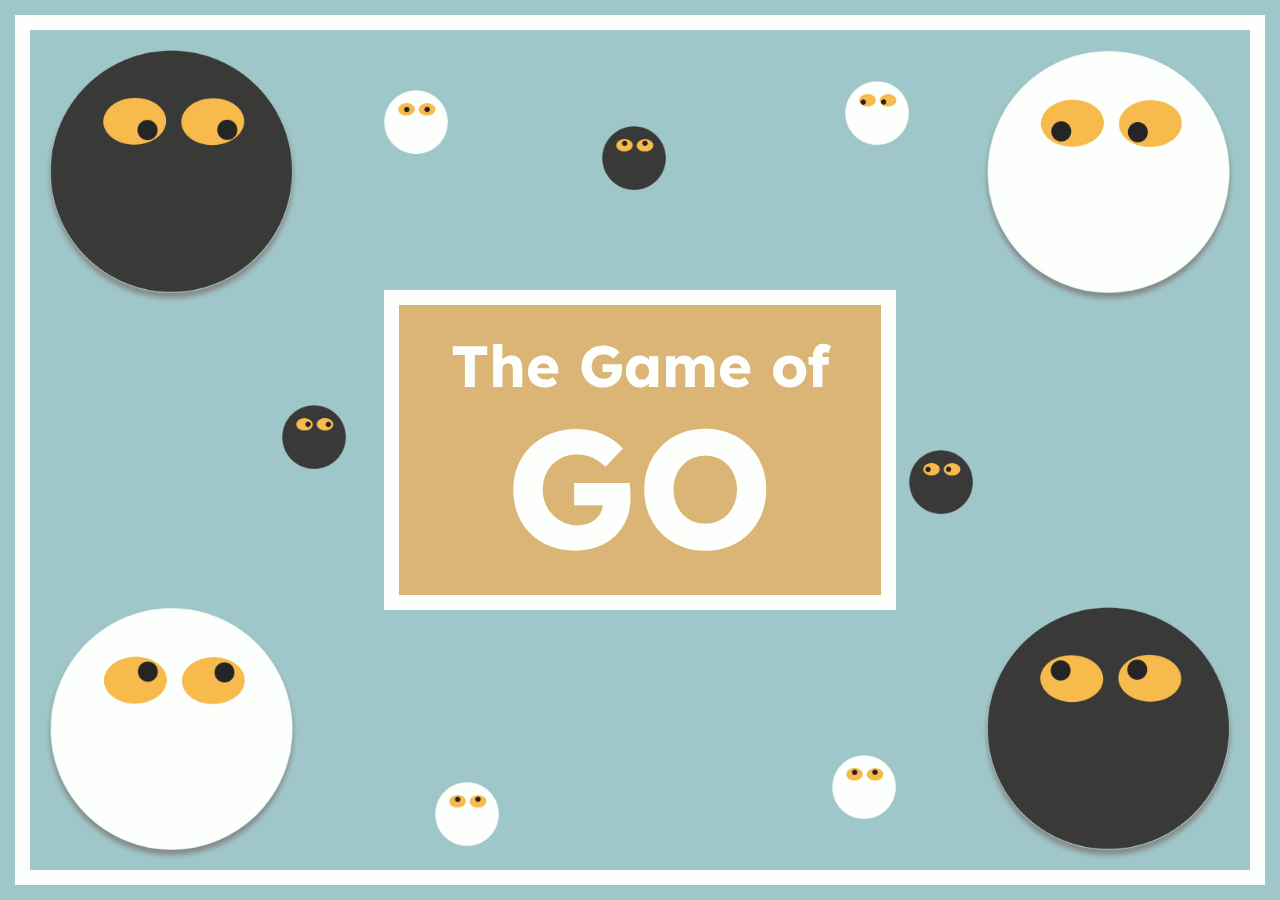
<file: index.html>
<!DOCTYPE html>
<html lang="en" dir="ltr">
  <head>
    <meta charset="utf-8">
    <title>The Game of Go</title>
    <link rel="icon" type="image/png" sizes="32x32" href="img/favicon-32x32.png">
    <link rel="stylesheet" href="style.css">
    <link href="https://fonts.googleapis.com/css2?family=Lexend:wght@500;600;700;800&display=swap" rel="stylesheet">
  </head>
  <body class="homePage">
    <div class="mainContainer">
      <div class="largeRec">
        <div class="border">
          <div class="movingStone">
            <div class="bouncing">
              <img src="indexImg/random1.png" class="stone">
            </div>
            <div class="bouncing">
              <img src="indexImg/random2.png" class="stone">
            </div>
            <div class="bouncing">
              <img src="indexImg/random3.png" class="stone">
            </div>
            <div class="bouncing">
              <img src="indexImg/random4.png" class="stone">
            </div>
            <div class="bouncing">
              <img src="indexImg/random5.png" class="stone">
            </div>
            <div class="bouncing">
              <img src="indexImg/random2.png" class="stone">
            </div>
            <div class="bouncing">
              <img src="indexImg/random6.png" class="stone">
            </div>
          </div>
          <div class="title">
            <h2>The Game of</h2>
            <h1>GO</h1>
          </div>
        </div>
      </div>
      <div class="stones">
          <a href="intro.html"><div id="indexIntro">Introduction</div></a>
          <a href="basics.html"><div id="indexBasics">Basics</div></a>
          <a href="history.html"><div id="indexHis">History</div></a>
          <a href="sources.html"><div id="indexSources">More Info</div></a>
      </div>


    </div>

    <script src="script.js" charset="utf-8"></script>
  </body>
</html>
</file>
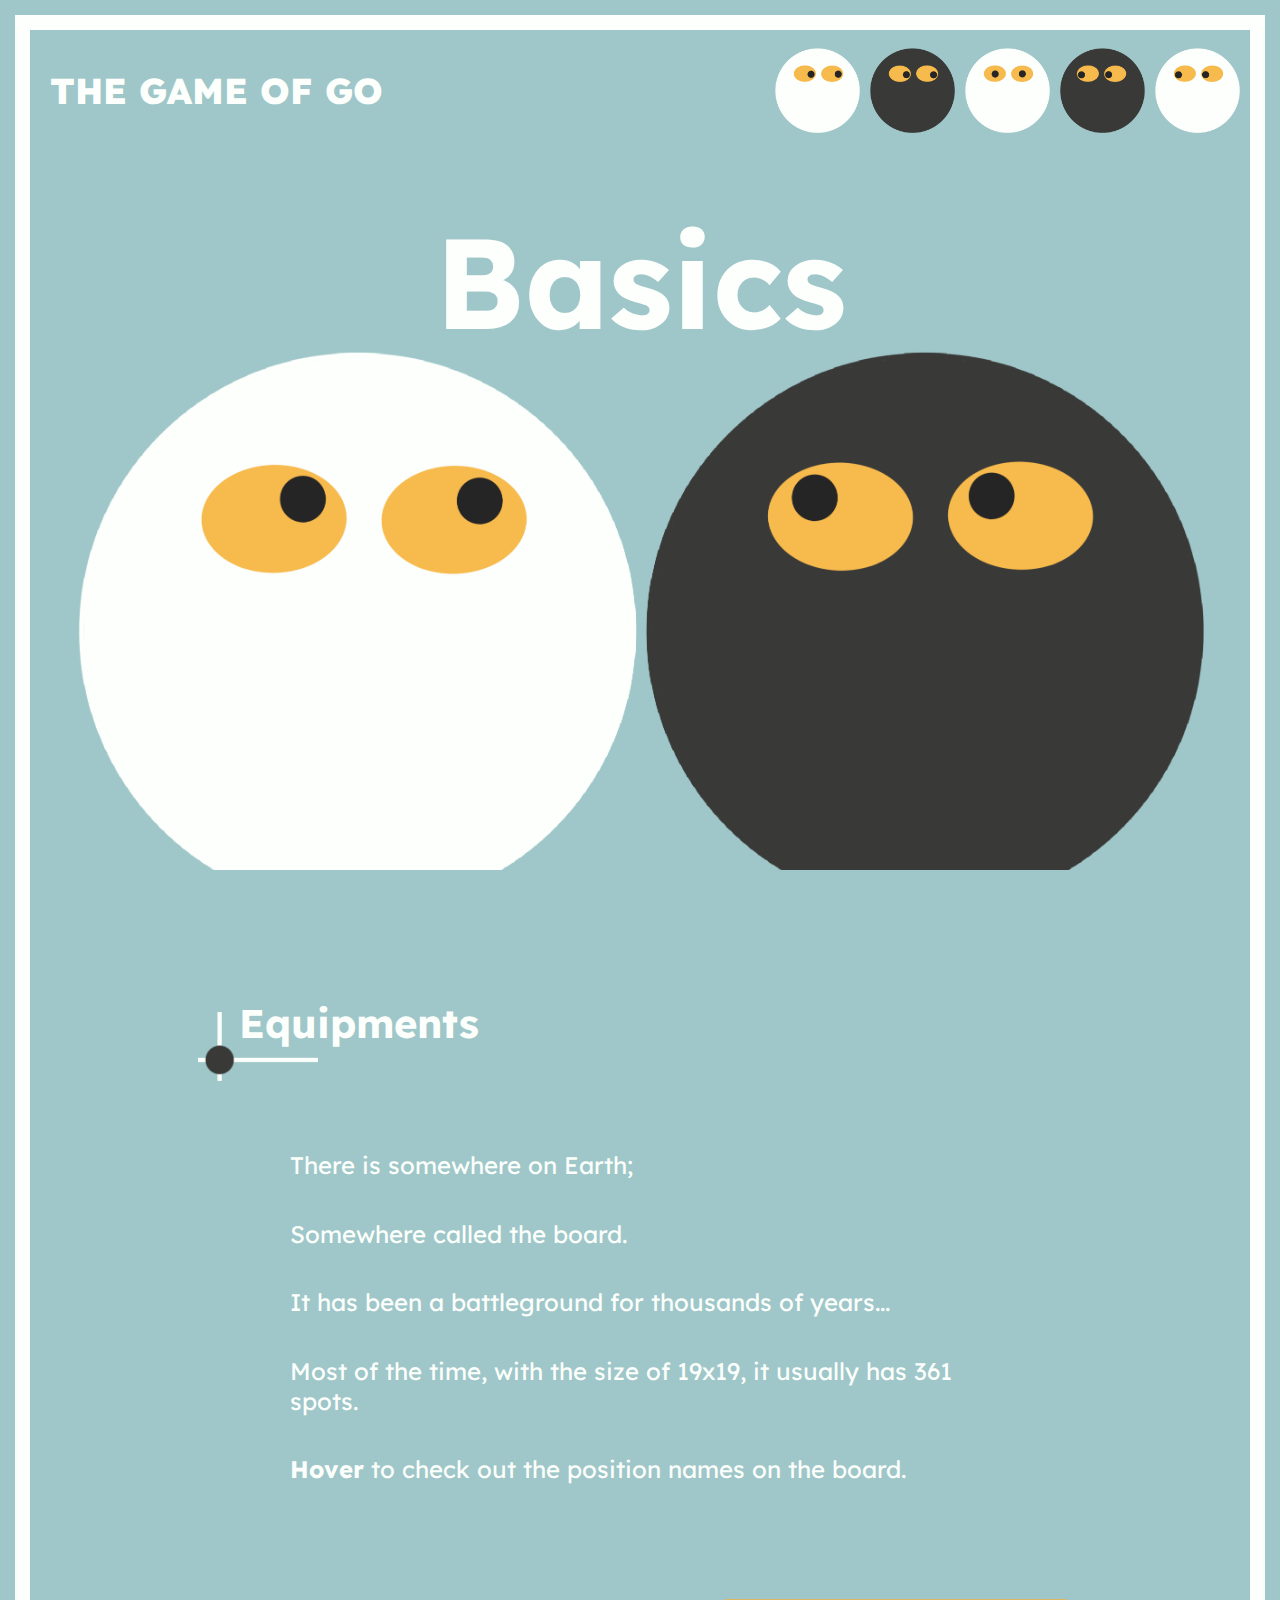
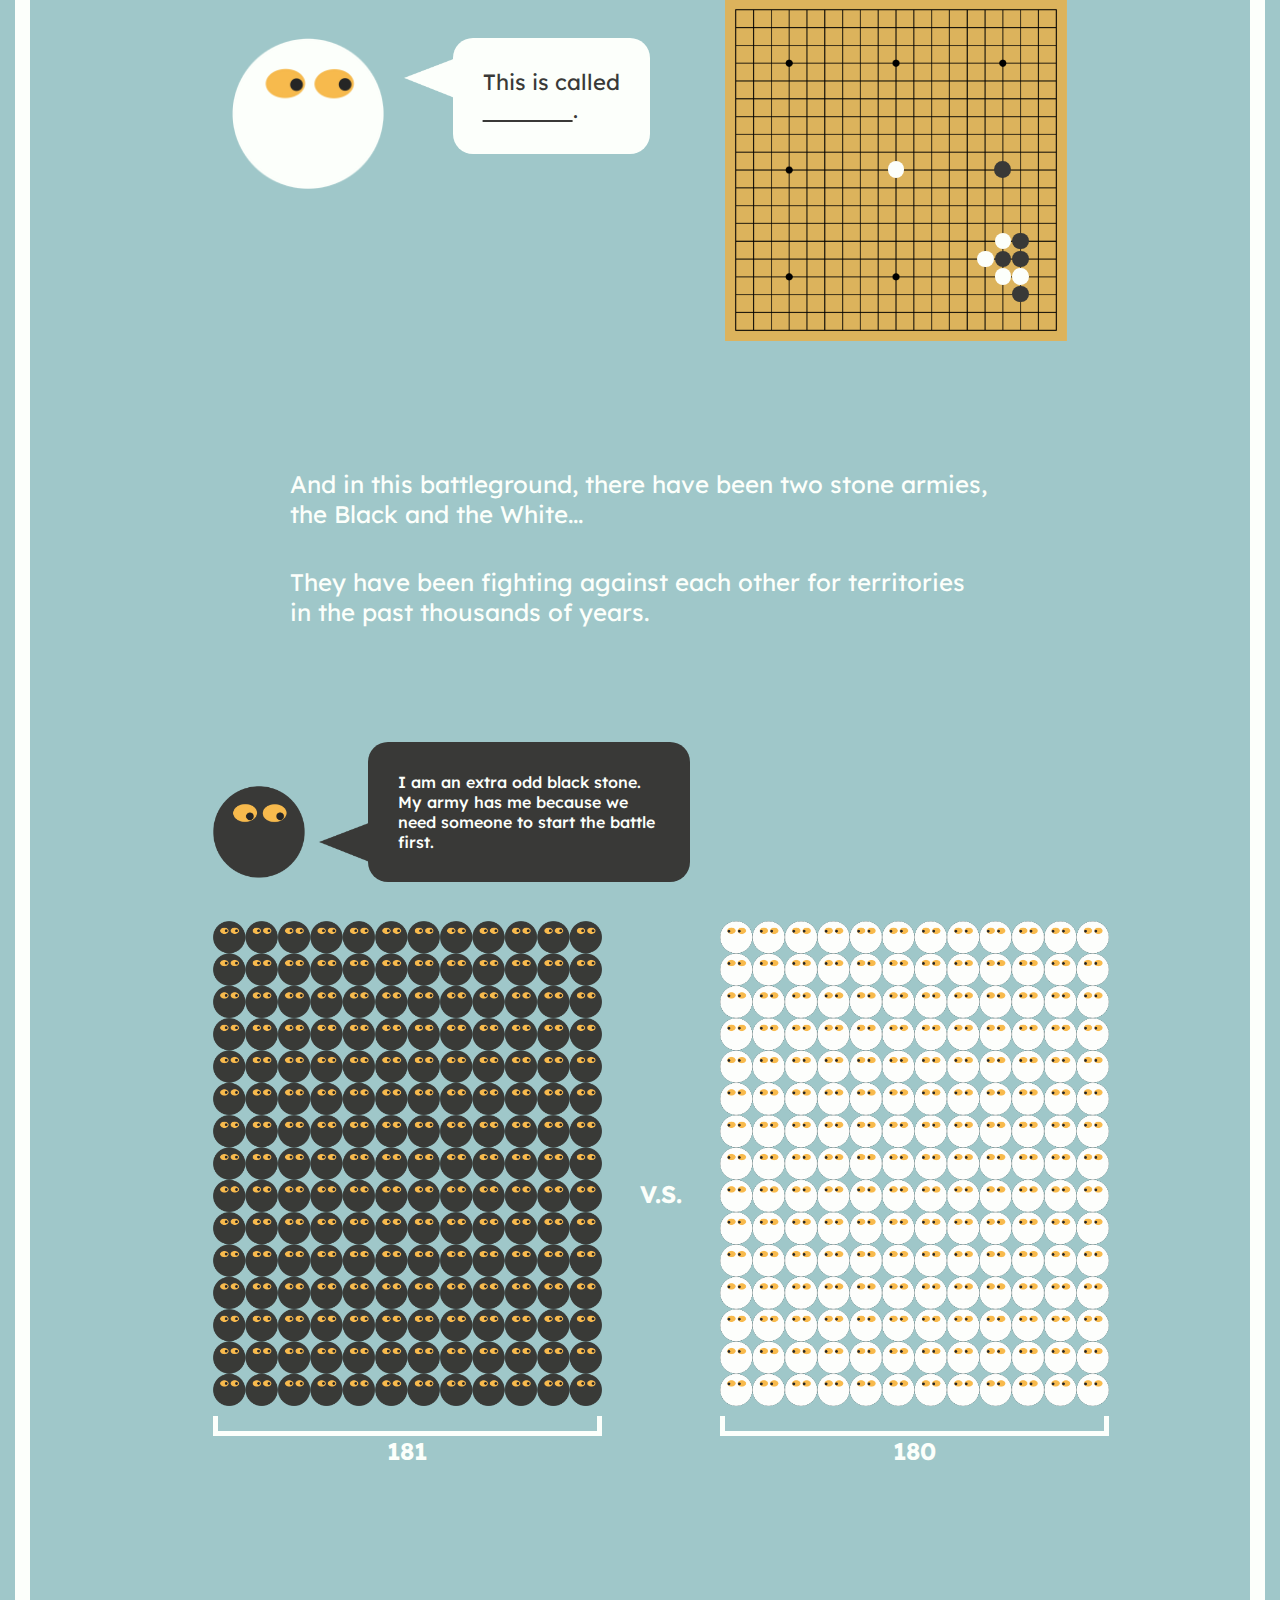
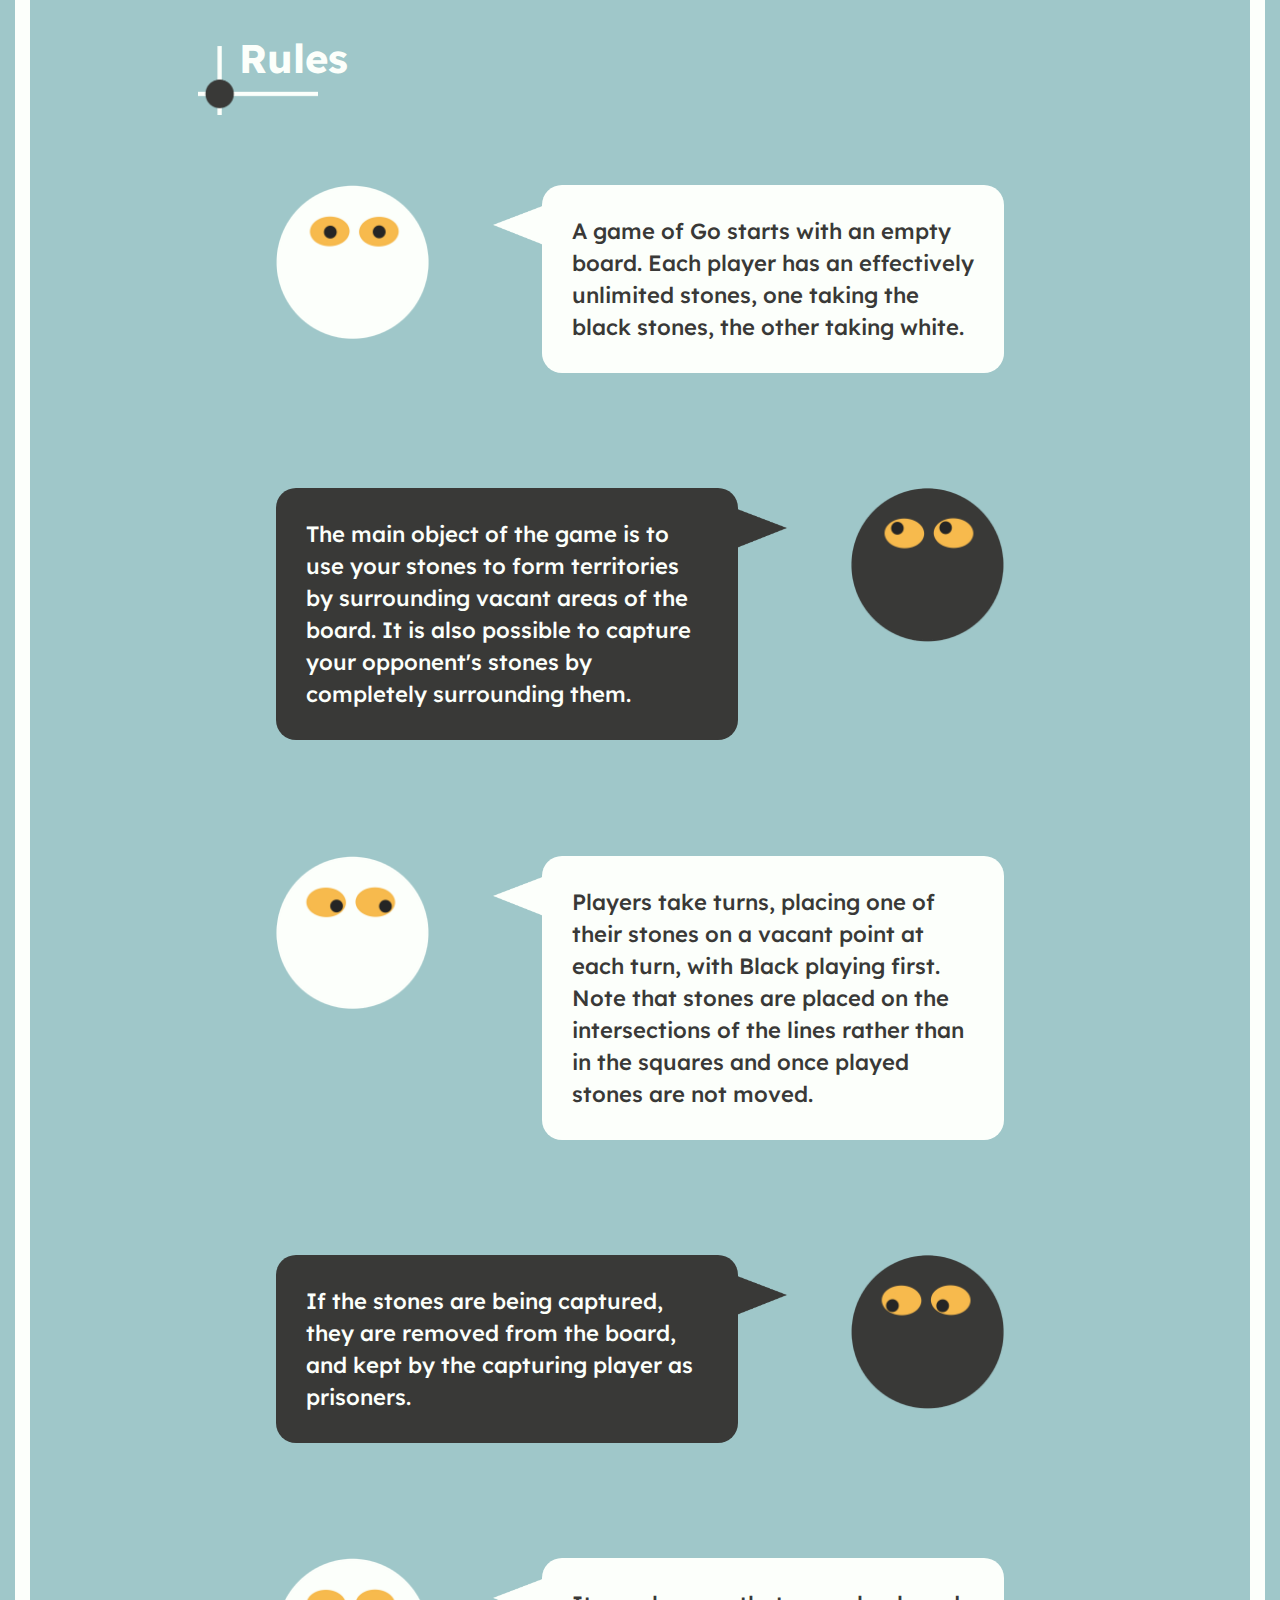
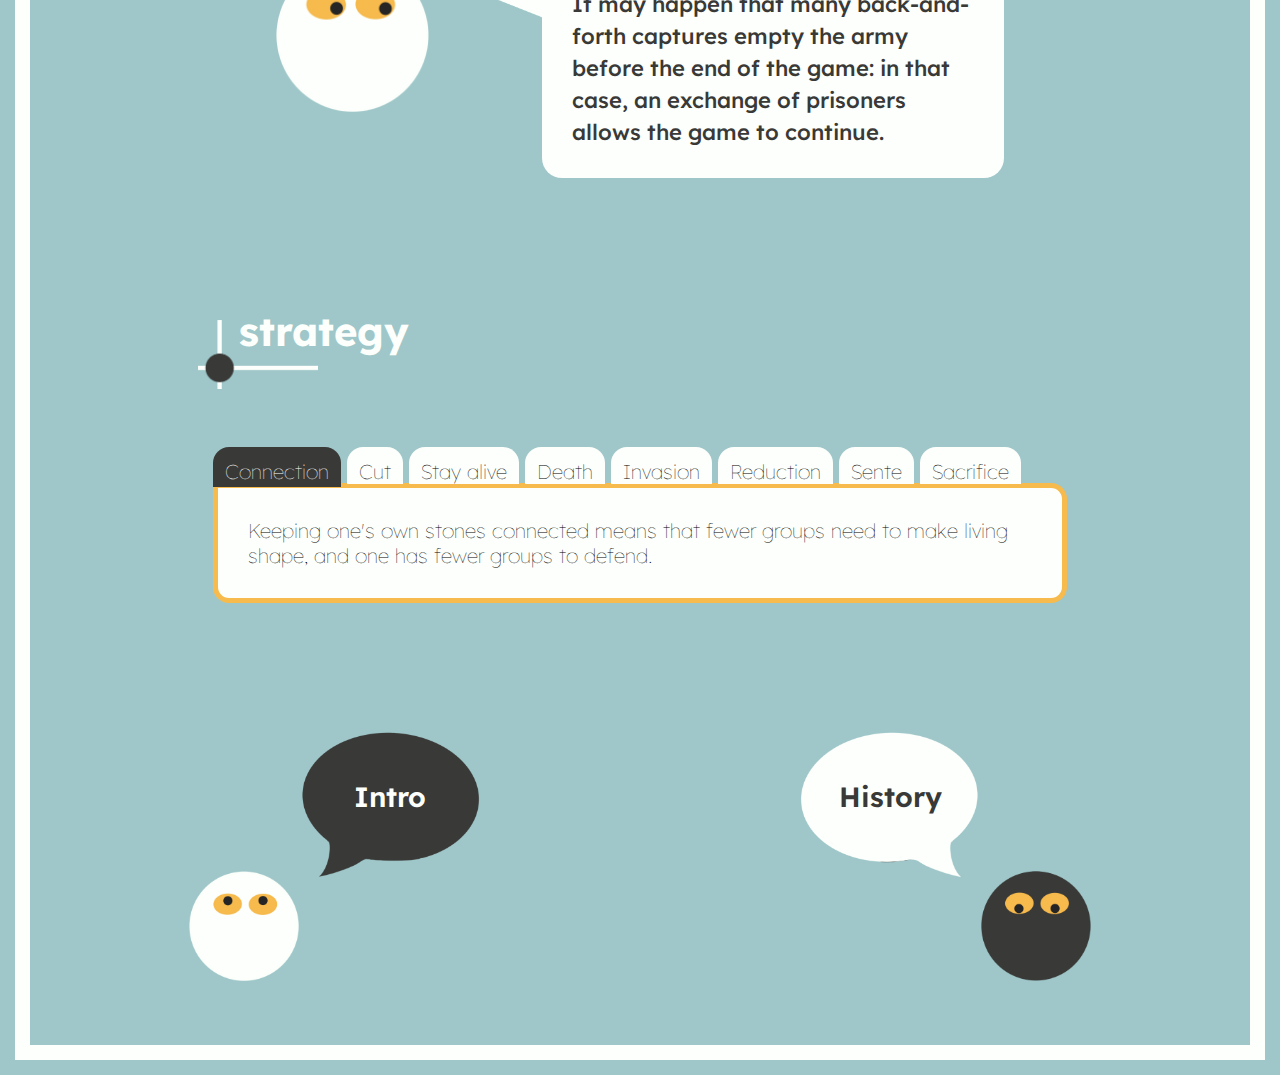
<file: basics.html>
<!DOCTYPE html>
<html lang="en" dir="ltr">
  <head>
    <meta charset="utf-8">
    <title>The Game of Go</title>
    <link rel="stylesheet" href="style.css">
    <link rel="icon" type="image/png" sizes="32x32" href="img/favicon-32x32.png">
    <link href="https://fonts.googleapis.com/css2?family=Lexend:wght@500;600;700;800&display=swap" rel="stylesheet">
  </head>
  <body class="basicsPage">
    <div class="mainContainer">
      <div class="largeRec">
        <div class="border">
          <div class="headBar">
            <div class="pageTitle">THE GAME OF GO</div>
            <div class="navigation">
              <a href="index.html"><div class="pageNames"><p id="homeText">Home</p></div></a>
              <a href="intro.html"><div class="pageNames"><p id="introText">Intro</p></div></a>
              <a href="basics.html"><div class="pageNames"><p id="basicsText">Basics</p></div></a>
              <a href="history.html"><div class="pageNames"><p id="hisText">History</p></div></a>
              <a href="sources.html"><div class="pageNames"><p id="sourcesText">More Info</p></div></a>
            </div>
          </div>
          <div class="cover">
            <h1>Basics</h1>
          </div>
          <div class="part1">
            <div class="title">
              <h2>Equipments</h2>
            </div>
            <div class="boardIntro">
              <div class="prompt">
                <div class="clearText">
                  There is somewhere on Earth;
                </div>
                <div class="clearText">
                  Somewhere called the board.
                </div>
                <div class="clearText">
                  It has been a battleground for thousands of years...
                </div>
                <div class="clearText">
                  Most of the time, with the size of 19x19, it usually has 361 spots.
                </div>
                <div class="clearText">
                  <span>Hover</span> to check out the position names on the board.
                </div>
              </div>
              <div class="boardNavi">
                <div class="narrator">
                  <div class="stones">
                    <img src="headerImg/whiteRight.png">
                  </div>
                  <div class="bubbles">
                    <div class="triContainer"><img src="img/whiteTriangle.png" class="whiteTriangle"></div>
                    <div class="text">
                      This is called <div class="placeholder"><span>&nbsp;&nbsp;&nbsp;&nbsp;&nbsp;&nbsp;&nbsp;&nbsp;&nbsp;&nbsp;&nbsp;&nbsp;&nbsp;&nbsp;&nbsp;</span><span>.</span></div>
                      <div class="A">Star point.</div>
                      <div class="B">Origin of Heaven.</div>
                      <div class="C">Five by Five.</div>
                      <div class="D">Three by Three.</div>
                      <div class="E">Small Point.</div>
                      <div class="F">High Point.</div>
                      <div class="G">Large High Point.</div>
                      <div class="H">Outside Point.</div>
                      <div class="I">Outside the Large Point.</div>
                      <div class="J">Star point.</div>
                    </div>
                  </div>
                </div>
                <img src="img/go-board.png" alt="a picture of the board" class="boardPic">
                <div class="hoverEffect">
                  <div class="positionA">
                  </div>
                  <div class="positionB">
                  </div>
                  <div class="positionC">
                  </div>
                  <div class="positionD">
                  </div>
                  <div class="positionE">
                  </div>
                  <div class="positionF">
                  </div>
                  <div class="positionG">
                  </div>
                  <div class="positionH">
                  </div>
                  <div class="positionI">
                  </div>
                  <div class="positionJ">
                  </div>
                </div>
              </div>
            </div>
            <div class="stonesIntro">
              <div class="prompt">
                <div class="clearText">
                  And in this battleground, there have been two stone armies, the Black and the White...
                </div>
                <div class="clearText">
                   They have been fighting against each other for territories in the past thousands of years.
                </div>
              </div>
              <div class="armiesContainer">
                <div class="narrator">
                  <div class="stones">
                    <img src="indexImg/LeftTop.png">
                  </div>
                  <div class="bubbles">
                    <div class="triContainer"><img src="img/blackTriangle.png" class="blackTriangle"></div>
                    <div class="text">
                      I am an extra odd black stone. My army has me because we need someone to start the battle first.
                    </div>
                  </div>
                </div>
                <div class="stoneArmies">
                  <div class="blackArmy">
                    <img src="img/blackArmy.png" class="armyPic">
                    <div class="stoneNum">
                      <div class="brackets">
                      </div>
                      <div class="clearText">
                        181
                      </div>
                    </div>
                  </div>
                  <div class="clearText">V.S.</div>
                  <div class="whiteArmy">
                    <img src="img/whiteArmy.png" class="armyPic">
                    <div class="stoneNum">
                      <div class="brackets">
                      </div>
                      <div class="clearText">
                        180
                      </div>
                    </div>
                  </div>
                </div>
              </div>
            </div>
          </div>
          <div class="part2">
            <div class="title">
              <h2>Rules</h2>
            </div>
            <div class="prompt">
              <div class="stones">
                <img src="indexImg/random1.png">
              </div>
              <div class="bubbles">
                <div class="triContainer"><img src="img/whiteTriangle.png" class="whiteTriangle"></div>
                <div class="text">
                  A game of Go starts with an empty board. Each player has an effectively unlimited stones, one taking the black stones, the other taking white.
                </div>
              </div>
            </div>
            <div class="prompt">
              <div class="bubbles">
                <div class="text">
                  The main object of the game is to use your stones to form territories by surrounding vacant areas of the board. It is also possible to capture your opponent's stones by completely surrounding them.              </div>
                <div class="triContainer"><img src="img/blackTriangle.png" class="blackTriangle"></div>
              </div>
              <div class="stones">
                <img src="indexImg/RightBottom.png">
              </div>
            </div>
            <div class="prompt">
              <div class="stones">
                <img src="indexImg/random7.png">
              </div>
              <div class="bubbles">
                <div class="triContainer"><img src="img/whiteTriangle.png" class="whiteTriangle"></div>
                <div class="text">
                  Players take turns, placing one of their stones on a vacant point at each turn, with Black playing first. Note that stones are placed on the intersections of the lines rather than in the squares and once played stones are not moved.               </div>
              </div>
            </div>
            <div class="prompt">
              <div class="bubbles">
                <div class="text">
                  If the stones are being captured, they are removed from the board, and kept by the capturing player as prisoners.
                </div>
                <div class="triContainer"><img src="img/blackTriangle.png" class="blackTriangle"></div>
              </div>
              <div class="stones">
                <img src="img/blackLD.png">
              </div>
            </div>
            <div class="prompt">
              <div class="stones">
                <img src="indexImg/random7.png">
              </div>
              <div class="bubbles">
                <div class="triContainer"><img src="img/whiteTriangle.png" class="whiteTriangle"></div>
                <div class="text">
                  It may happen that many back-and-forth captures empty the army before the end of the game: in that case, an exchange of prisoners allows the game to continue.
                </div>
              </div>
            </div>
          </div>
          <div class="part3">
            <div class="title">
              <h2>strategy</h2>
            </div>
            <div class="gallery">
            <!-- code from https://stackblitz.com/edit/medium-tabs?file=index.html -->
              <input type="radio" name="tabs" id="tab1" checked />
              <label for="tab1">Connection</label>

              <input type="radio" name="tabs" id="tab2" />
              <label for="tab2">Cut</label>

              <input type="radio" name="tabs" id="tab3" />
              <label for="tab3">Stay alive</label>

              <input type="radio" name="tabs" id="tab4" />
              <label for="tab4">Death</label>

              <input type="radio" name="tabs" id="tab5" />
              <label for="tab5">Invasion</label>

              <input type="radio" name="tabs" id="tab6" />
              <label for="tab6">Reduction</label>

              <input type="radio" name="tabs" id="tab7" />
              <label for="tab7">Sente</label>

              <input type="radio" name="tabs" id="tab8" />
              <label for="tab8">Sacrifice</label>

              <div class="tab content1">Keeping one's own stones connected means that fewer groups need to make living shape, and one has fewer groups to defend.</div>
              <div class="tab content2">Keeping opposing stones disconnected means that the opponent needs to defend and make living shape for more groups.</div>
              <div class="tab content3">The simplest way to stay alive is to establish a foothold in the corner or along one of the sides. At a minimum, a group must have two eyes (separate open points) to be alive.[68] An opponent cannot fill in either eye, as any such move is suicidal and prohibited in the rules.</div>
              <div class="tab content4">A group that lacks living shape is eventually removed from the board as captured.</div>
              <div class="tab content5">Set up a new living group inside an area where the opponent has greater influence, means one reduces the opponent's score in proportion to the area one occupies.</div>
              <div class="tab content6">Placing a stone far enough into the opponent's area of influence to reduce the amount of territory they eventually get, but not so far in that it can be cut off from friendly stones outside.</div>
              <div class="tab content7">A play that forces one's opponent to respond (gote). A player who can regularly play sente has the initiative and can control the flow of the game.</div>
              <div class="tab content8">Allowing a group to die in order to carry out a play, or plan, in a more important area.</div>
            </div>
          </div>
          <div class="bottomNavi">
            <div class="previous">
              <img src="indexImg/random2.png" class="bottomStones">
              <a href="intro.html" class="blackBubble">Intro</a>
            </div>
            <div class="next">
              <a href="history.html" class="whiteBubble">History</a>
              <img src="img/blackDown.png" class="bottomStones">
            </div>
          </div>
        </div>
      </div>
    </div>

    <script src="script.js" charset="utf-8"></script>
  </body>
</html>
</file>
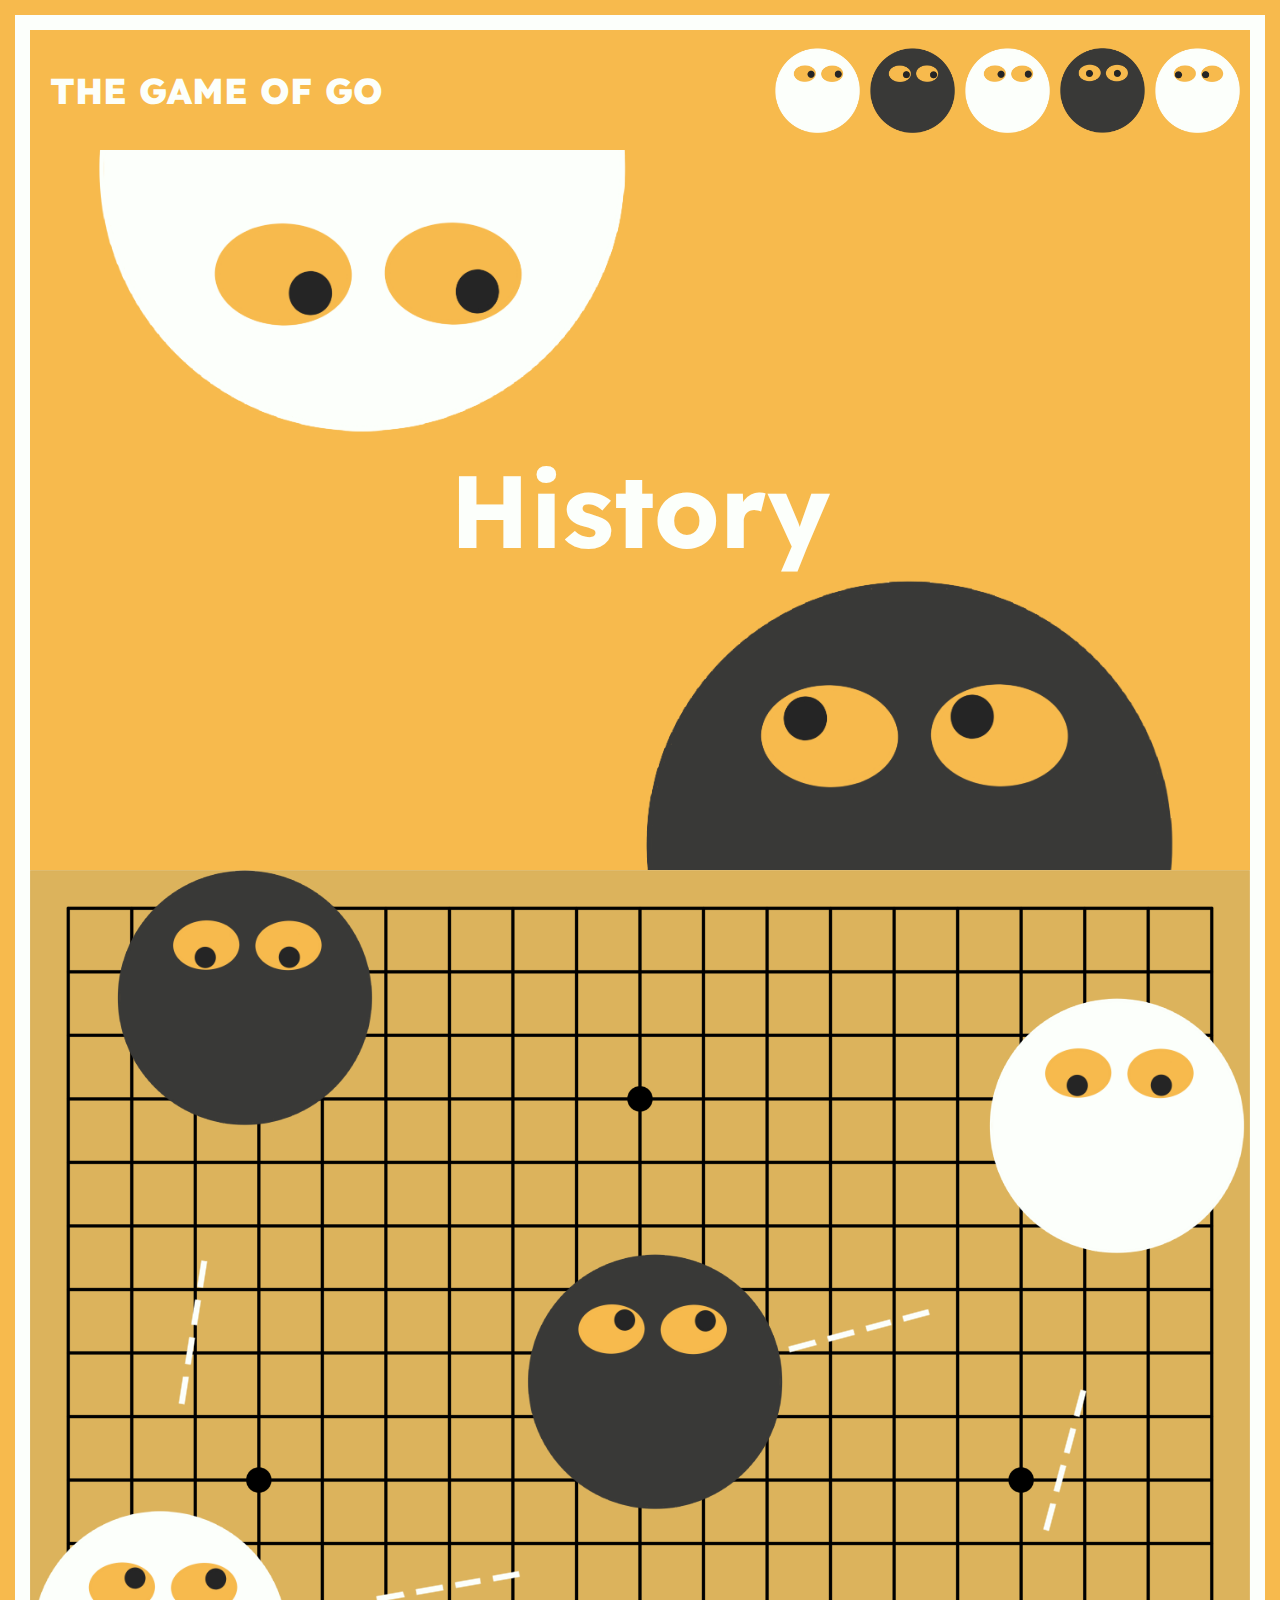
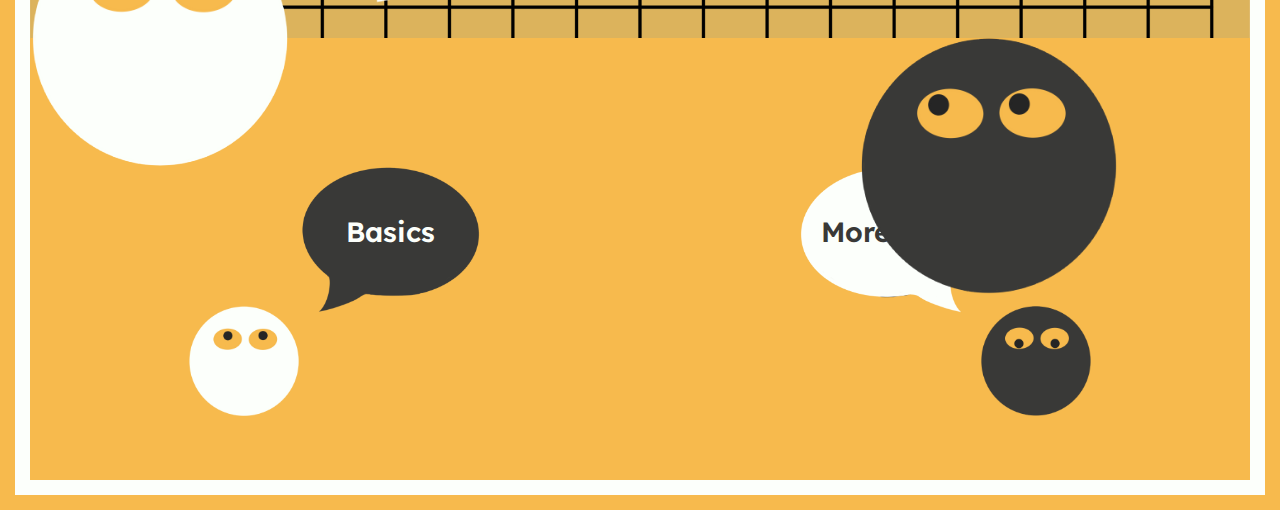
<file: history.html>
<!DOCTYPE html>
<html lang="en" dir="ltr">
  <head>
    <meta charset="utf-8">
    <title>The Game of Go</title>
    <link rel="stylesheet" href="style.css">
    <link rel="icon" type="image/png" sizes="32x32" href="img/favicon-32x32.png">
    <link href="https://fonts.googleapis.com/css2?family=Lexend:wght@500;600;700;800&display=swap" rel="stylesheet">
  </head>
  <body class="historyPage">

    <div class="mainContainer">
      <div class="largeRec">
        <div class="border">
          <div class="headBar">
            <div class="pageTitle">THE GAME OF GO</div>
            <div class="navigation">
              <a href="index.html"><div class="pageNames"><p id="homeText">Home</p></div></a>
              <a href="intro.html"><div class="pageNames"><p id="introText">Intro</p></div></a>
              <a href="basics.html"><div class="pageNames"><p id="basicsText">Basics</p></div></a>
              <a href="history.html"><div class="pageNames"><p id="hisText">History</p></div></a>
              <a href="sources.html"><div class="pageNames"><p id="sourcesText">More Info</p></div></a>
            </div>
          </div>
          <div class="cover">
            <h1>History</h1>
          </div>
          <div class="historySection">
            <div class="events">
              <div class="text"  id="originText">
                <div class="title">
                  Origin
                </div>
                <div class="description">
                  Go was invented in China about 2500 years ago. The earliest written reference to the game is generally recognized as the historical annual Zuo Zhuan (c. 4th century BC), referring to a historical event of 548 BC.
                </div>
              </div>
            </div>
            <div class="events">
              <div class="text"  id="koreanText">
                <div class="title">
                  Spread to Korean
                </div>
                <div class="description">
                  Go was introduced to Korea sometime between the 5th and 7th centuries CE, and was popular among the higher classes. In Korea, the game is called baduk (hangul: 바둑), and a variant of the game called Sunjang baduk was developed by the 16th century.
                </div>
              </div>
            </div>
            <div class="events">
              <div class="text"  id="japanText">
                <div class="title">
                  Spread to Japan
                </div>
                <div class="description">
                  The game reached Japan in the 7th century CE - where it is called go (碁) or igo (囲碁) - the game became popular at the Japanese imperial court in the 8th century, and among the general public by the 13th century.
                </div>
              </div>
            </div>
            <div class="events">
              <div class="text" id="interText">
                <div class="title">
                  Internationalization
                </div>
                <div class="description">
                  Although there are some mentions of the game in western literature from the 16th century forward, Go did not start to become popular in the West until the end of the 19th century, when German scientist Oskar Korschelt wrote a treatise on the game.
                </div>
              </div>
            </div>
            <div class="events">
              <div class="text" id="modernText">
                <div class="title">
                  Modern Development
                </div>
                <div class="description">
                  AlphaGo is the first computer program to defeat a professional human Go player, the first to defeat a Go world champion, and is arguably the strongest Go player in history. In October 2015, AlphaGo played its first match against the reigning three-time European Champion, Mr Fan Hui. AlphaGo won the first ever game against a Go professional with a score of 5-0.
                </div>
              </div>
            </div>
            <img src="img/line.png" class="line">
            <img src="img/line.png" class="line">
            <img src="img/line.png" class="line">
            <img src="img/line.png" class="line">
          </div>
          <div class="bottomNavi">
            <div class="previous">
              <img src="indexImg/random2.png" class="bottomStones">
              <a href="basics.html" class="blackBubble">Basics</a>
            </div>
            <div class="next">
              <a href="sources.html" class="whiteBubble">More Info</a>
              <img src="img/blackDown.png" class="bottomStones">
            </div>
          </div>
        </div>
      </div>
    </div>



    <script src="script.js" charset="utf-8"></script>

  </body>
</html>
</file>
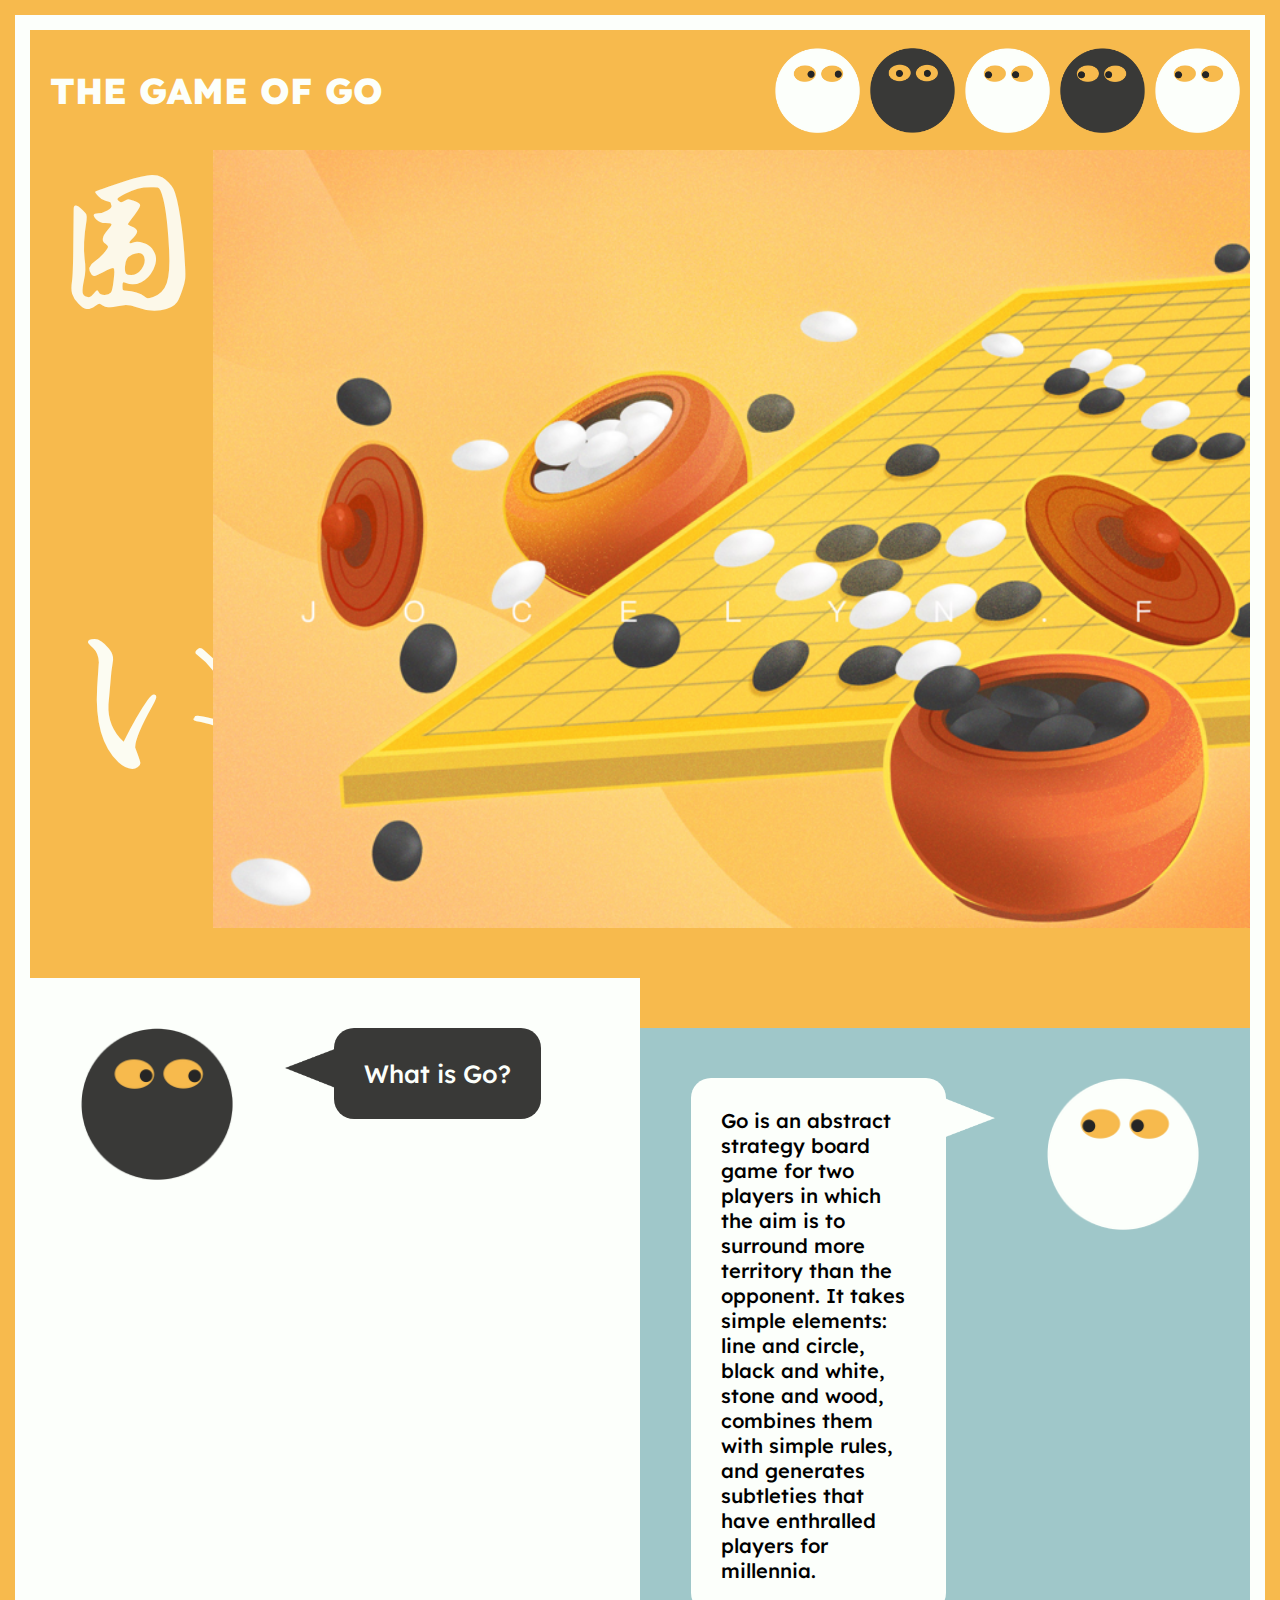
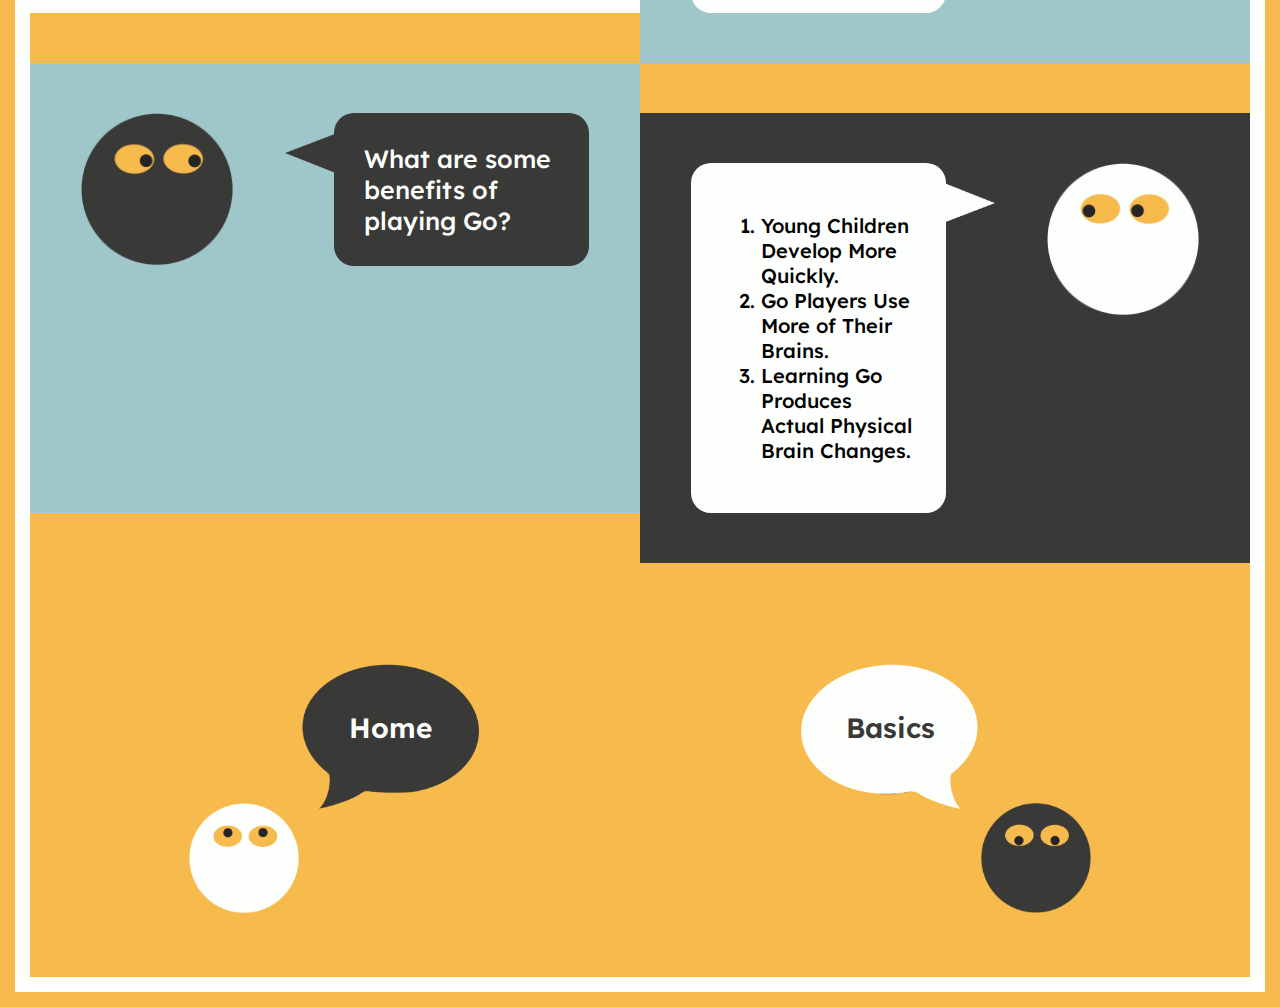
<file: intro.html>
<!DOCTYPE html>
<html lang="en" dir="ltr">
  <head>
    <meta charset="utf-8">
    <title>The Game of Go</title>
    <link rel="icon" type="image/png" sizes="32x32" href="img/favicon-32x32.png">
    <link rel="stylesheet" href="style.css">
    <link href="https://fonts.googleapis.com/css2?family=Lexend:wght@500;600;700;800&display=swap" rel="stylesheet">
    <link href="https://fonts.googleapis.com/css2?family=Zhi+Mang+Xing&display=swap" rel="stylesheet">
    <link href="https://fonts.googleapis.com/css2?family=Song+Myung&display=swap" rel="stylesheet">
    <link href="https://fonts.googleapis.com/css2?family=Sawarabi+Mincho&display=swap" rel="stylesheet">
  </head>
  <body class="introPage">
    <div class="mainContainer">
      <div class="largeRec">
        <div class="border">
          <div class="headBar">
            <div class="pageTitle">THE GAME OF GO</div>
            <div class="navigation">
              <a href="index.html"><div class="pageNames"><p id="homeText">Home</p></div></a>
              <a href="intro.html"><div class="pageNames"><p id="introText">Intro</p></div></a>
              <a href="basics.html"><div class="pageNames"><p id="basicsText">Basics</p></div></a>
              <a href="history.html"><div class="pageNames"><p id="hisText">History</p></div></a>
              <a href="sources.html"><div class="pageNames"><p id="sourcesText">More Info</p></div></a>
            </div>
          </div>
          <div class="part1">
            <img src="img/introCover.png" class="cover">
            <div class="chinese">
              围棋
            </div>
            <div class="korean">
              바둑
            </div>
            <div class="japanese">
              いご
            </div>
          </div>
          <div class="part2">
            <div class="questionSection">
              <div class="stoneContainer"><img src="headerImg/blackRight.png" class="stones"></div>
              <div class="bubbles">
                <div class="triContainer"><img src="img/blackTriangle.png" class="blackTriangle"></div>
                <div class="questions">
                  What is Go?
                </div>
              </div>
            </div>
            <div class="answerSection">
              <div class="bubbles">
                <div class="answers">
                Go is an abstract strategy board game for two players in which the aim is to surround more territory than the opponent. It takes simple elements: line and circle, black and white, stone and wood, combines them with simple rules, and generates subtleties that have enthralled players for millennia.
                </div>
                <div class="triContainer"><img src="img/whiteTriangle.png" class="whiteTriangle"></div>
              </div>
              <div class="stoneContainer"><img src="headerImg/whiteLeft.png" class="stones"></div>
            </div>
          </div>
          <div class="part3">
            <div class="questionSection">
              <div class="stoneContainer"><img src="headerImg/blackRight.png" class="stones"></div>
              <div class="bubbles">
                <div class="triContainer"><img src="img/blackTriangle.png" class="blackTriangle"></div>
                <div class="questions">
                  What are some benefits of playing Go?
                </div>
              </div>
            </div>
            <div class="answerSection">
              <div class="bubbles">
                <div class="answers">
                  <ol>
                    <li>Young Children Develop More Quickly.</li>
                    <li>Go Players Use More of Their Brains.</li>
                    <li>Learning Go Produces Actual Physical Brain Changes.</li>
                  </ol>
                </div>
                <div class="triContainer"><img src="img/whiteTriangle.png" class="whiteTriangle"></div>
              </div>
              <div class="stoneContainer"><img src="headerImg/whiteLeft.png" class="stones"></div>
            </div>
          </div>
          <div class="bottomNavi">
            <div class="previous">
              <img src="indexImg/random2.png" class="bottomStones">
              <a href="index.html" class="blackBubble">Home</a>
            </div>
            <div class="next">
              <a href="basics.html" class="whiteBubble">Basics</a>
              <img src="img/blackDown.png" class="bottomStones">
            </div>
          </div>
        </div>
        </div>
      </div>
    </div>



    <script src="script.js" charset="utf-8"></script>

  </body>
</html>
</file>
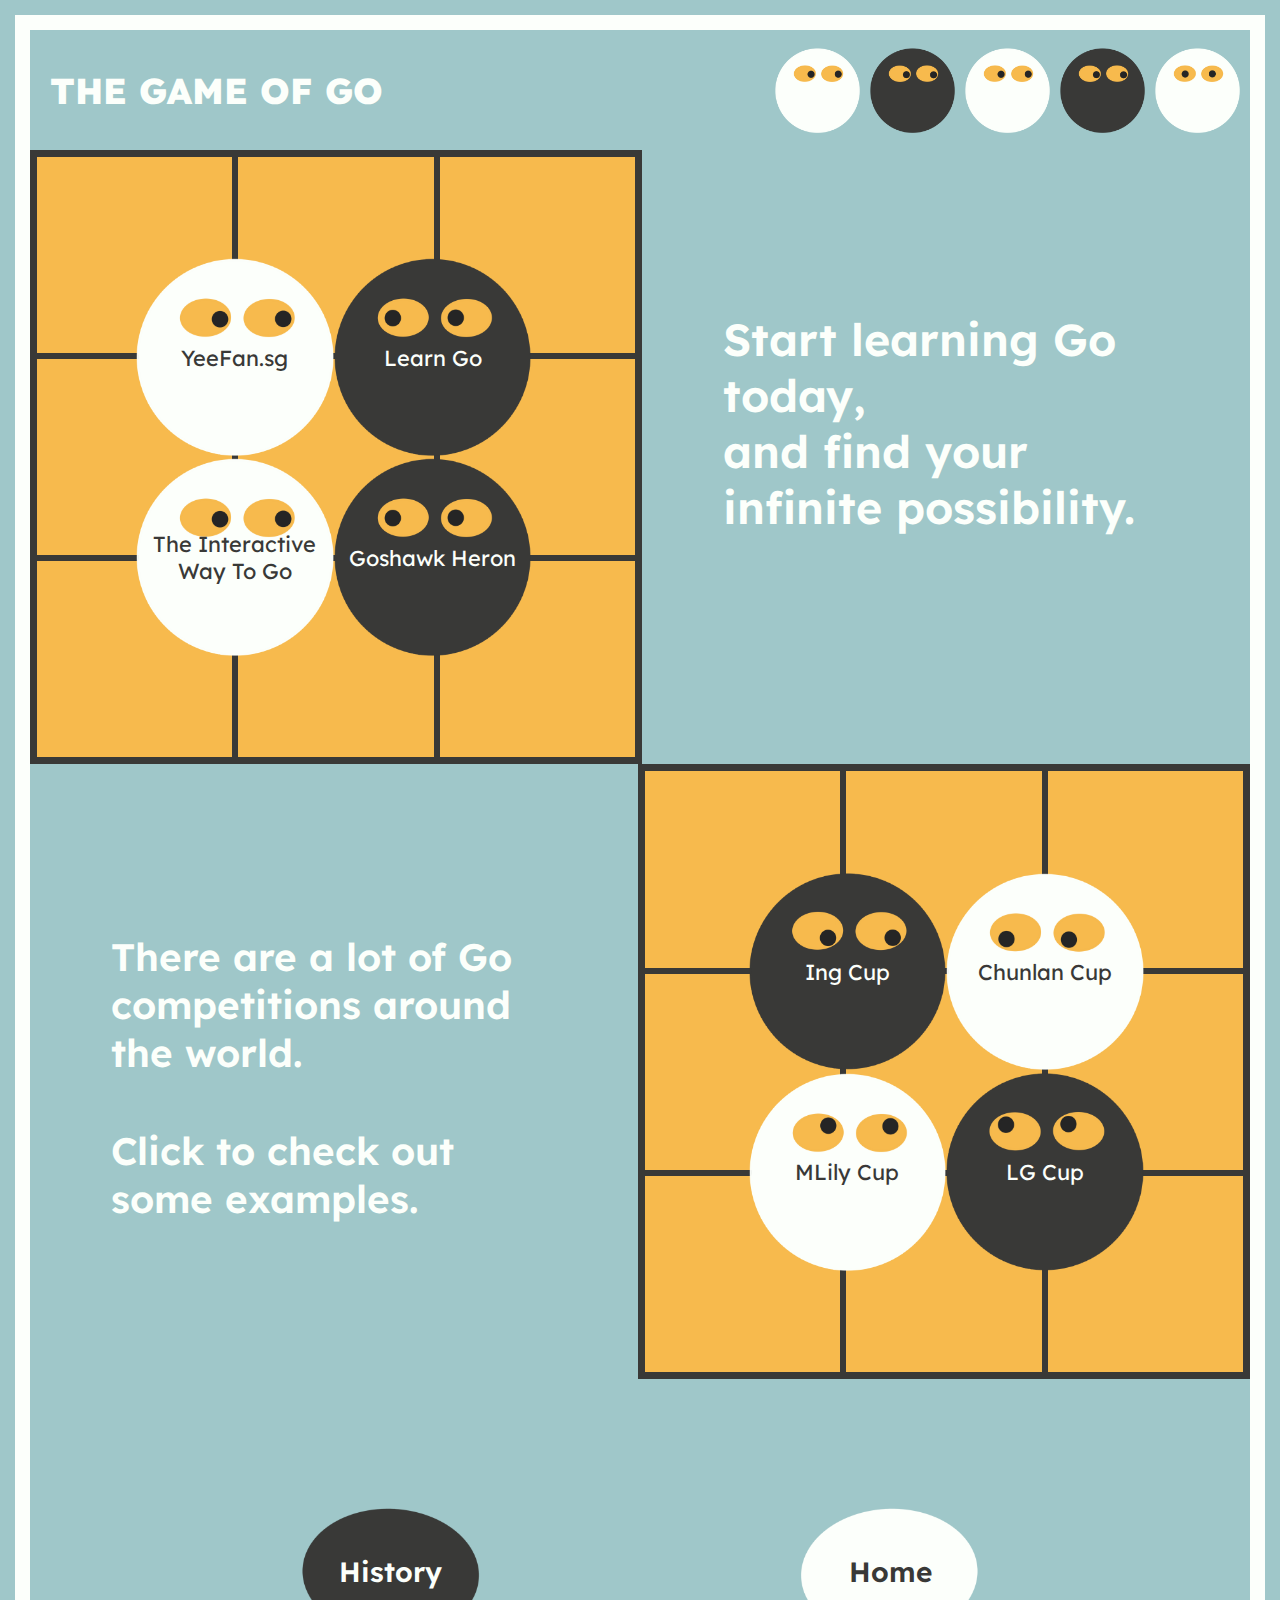
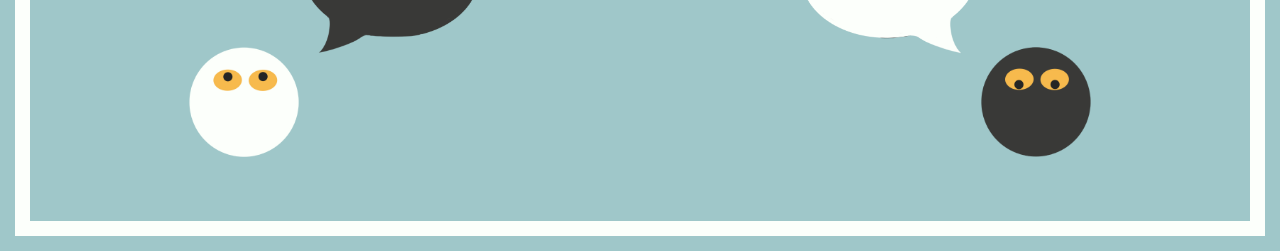
<file: sources.html>
<!DOCTYPE html>
<html lang="en" dir="ltr">
  <head>
    <meta charset="utf-8">
    <title>The Game of Go</title>
    <link rel="icon" type="image/png" sizes="32x32" href="img/favicon-32x32.png">
    <link rel="stylesheet" href="style.css">
    <link href="https://fonts.googleapis.com/css2?family=Lexend:wght@500;600;700;800&display=swap" rel="stylesheet">
  </head>
  <body class="sourcePage">
    <div class="mainContainer">
      <div class="largeRec">
        <div class="border">
          <div class="headBar">
            <div class="pageTitle">THE GAME OF GO</div>
            <div class="navigation">
              <a href="index.html"><div class="pageNames"><p id="homeText">Home</p></div></a>
              <a href="intro.html"><div class="pageNames"><p id="introText">Intro</p></div></a>
              <a href="basics.html"><div class="pageNames"><p id="basicsText">Basics</p></div></a>
              <a href="history.html"><div class="pageNames"><p id="hisText">History</p></div></a>
              <a href="sources.html"><div class="pageNames"><p id="sourcesText">More Info</p></div></a>
            </div>
          </div>
          <div class="part1">
            <div class="wall">
              <div class="cell">
              </div>
              <div class="cell">
              </div>
              <div class="cell">
              </div>
              <div class="cell">
              </div>
              <div class="cell">
              </div>
              <div class="cell">
              </div>
              <div class="cell">
              </div>
              <div class="cell">
              </div>
              <div class="cell">
              </div>
            </div>
            <div class="buttons">
              <div class="row">
                <a href="http://yeefan.sg/weiqi/howtoplaygo/" target="_blank"><img src="headerImg/whiteRight.png"><div class="button">YeeFan.sg</div></a>
                <a href="http://www.learngo.co.uk/GoTutor/Tutor.php" target="_blank"><img src="indexImg/random4.png"><div class="button">Learn Go</div></a>
              </div>
              <div class="row">
                <a href="http://playgo.to/iwtg/en/" target="_blank"><img src="headerImg/whiteRight.png"><div class="button">The Interactive Way To Go</div></a>
                <a href="https://www.youtube.com/channel/UCV86Jv5aKraAKjwriTU1L5Q" target="_blank"><img src="indexImg/random4.png"><div class="button">Goshawk Heron</div></a>
              </div>
            </div>
            <div class="text">
              <div class="slogan">
                Start learning Go today,
              </div>
              <div class="slogan">
                and find your infinite possibility.
              </div>
            </div>
          </div>
          <div class="part2">
            <div class="text">
              <div class="slogan">
                There are a lot of Go competitions around the world.
              </div>
              <div class="slogan">
                Click to check out some examples.
              </div>
            </div>
            <div class="wall">
              <div class="cell">
              </div>
              <div class="cell">
              </div>
              <div class="cell">
              </div>
              <div class="cell">
              </div>
              <div class="cell">
              </div>
              <div class="cell">
              </div>
              <div class="cell">
              </div>
              <div class="cell">
              </div>
              <div class="cell">
              </div>
            </div>
            <div class="buttons">
              <div class="row">
                <a href="https://en.wikipedia.org/wiki/Ing_Cup" target="_blank"><img src="indexImg/LeftTop.png"><div class="button">Ing Cup</div></a>
                <a href="https://en.wikipedia.org/wiki/Chunlan_Cup" target="_blank"><img src="indexImg/RightTop.png"><div class="button">Chunlan Cup</div></a>
              </div>
              <div class="row">
                <a href="https://en.wikipedia.org/wiki/MLily_Cup" target="_blank"><img src="indexImg/LeftBottom.png"><div class="button">MLily Cup</div></a>
                <a href="https://en.wikipedia.org/wiki/LG_Cup_(Go)" target="_blank"><img src="indexImg/RightBottom.png"><div class="button">LG Cup</div></a>
              </div>
            </div>
          </div>
          <div class="bottomNavi">
            <div class="previous">
              <img src="indexImg/random2.png" class="bottomStones">
              <a href="history.html" class="blackBubble">History</a>
            </div>
            <div class="next">
              <a href="index.html" class="whiteBubble">Home</a>
              <img src="img/blackDown.png" class="bottomStones">
            </div>
          </div>
        </div>
      </div>
    </div>

    <script src="script.js" charset="utf-8"></script>

  </body>
</html>
</file>
<file: style.css>
html, body {
  margin: 0px;
  padding: 0px;
  width: 100%;
}

* {
  box-sizing: border-box;
}

.mainContainer {
  display: flex;
  flex-direction: column;
  width: 100%;
  position: relative;
  overflow-x: hidden;
}

.largeRec {
  width: 100%;
  height: 100%;
  padding: 15px;
}

.border {
  width: 100%;
  height: 100%;
  border: 15px solid #fcfffb;
  display: flex;
  flex-direction: column;
  justify-content: center;
  align-items: center;
}


/* code for the head bar */
.headBar {
  width: 100%;
  height: 120px;
  display: flex;
  flex-direction: row;
  justify-content: space-between;
  align-items: center;
  /* background-color: rgba(0, 0, 0, 0.5); */
}

.headBar .navigation {
  display: flex;
  flex-direction: row;
}

.headBar .pageTitle {
  font-family: 'Lexend';
  font-weight: 800;
  font-size: 36px;
  color: #fcfffb;
  padding-left: 20px;
}

.headBar .pageNames {
  height: 85px;
  width: 85px;
  border-radius: 50%;
  margin-right: 10px;
  display: flex;
  justify-content: center;
  align-items: center;
}

.pageNames p {
  display: none;
  font-family: 'Lexend';
  font-weight: 600;
  font-size: 20px;
}

@keyframes grow {
  from {transform: scale(1, 1);}
  to {transform: scale(1.4, 1.4)};
}

.navigation a:hover {
  animation-name: grow;
  animation-duration: 0.5s;
  animation-fill-mode: forwards;
}

.navigation a:nth-child(odd) {
  background-image: url(headerImg/whiteRight.png);
  background-repeat: no-repeat;
  background-size: contain;
}

.navigation a:nth-child(even) {
  background-image: url(headerImg/blackRight.png);
  background-repeat: no-repeat;
  background-size: contain;
}

.navigation a:nth-child(5) {
  background-image: url(headerImg/whiteLeft.png);
  background-repeat: no-repeat;
  background-size: contain;
  text-align: center;
}

.navigation a:nth-child(5):hover {
  background-image: url(indeImg/white.png);
}

.navigation a:first-child:hover #homeText{
  display: block;
}

.navigation a:nth-child(2):hover #introText{
  display: block;
}

.navigation a:nth-child(3):hover #basicsText{
  display: block;
}

.navigation a:nth-child(4):hover #hisText{
  display: block;
}

.navigation a:nth-child(5):hover #sourcesText{
  display: block;
}

.navigation a:nth-child(odd):hover {
  text-decoration: none;
  color: #393937;
  background-image: url(indexImg/white.png);
}

.navigation a:nth-child(odd):active {
  text-decoration: none;
  color: #393937;
}

.navigation a:nth-child(odd):link {
  text-decoration: none;
  color: #393937;
}

.navigation a:nth-child(odd):visited {
  color: #393937;
  text-decoration: none;
}

.navigation a:nth-child(even):hover {
  text-decoration: none;
  color: #fcfffb;
  background-image: url(indexImg/black.png);
}

.navigation a:nth-child(even):active {
  text-decoration: none;
  color: #fcfffb;
}

.navigation a:nth-child(even):link {
  text-decoration: none;
  color: #fcfffb;
}

.navigation a:nth-child(even):visited {
  color: #fcfffb;
  text-decoration: none;
}
/* the end of code for head bar */


/* the start of bottomNavi */
.bottomNavi {
  width: 100%;
  height: 250px;
  display: flex;
  justify-content: space-around;
  align-items: flex-start;
  position: relative;
  margin-bottom: 5vw;
}

.bottomNavi .previous {
  width: 360px;
  height: 100%;
  display: flex;
  justify-content: center;
}

.bottomNavi .next {
  width: 360px;
  height: 100%;
  display: flex;
  justify-content: center;
}

.bottomNavi .bottomStones {
  width: 110px;
  object-fit: contain;
}

.bottomNavi .blackBubble {
  height: 150px;
  width: 182px;
  background-image: url(img/blackBubble.png);
  background-size: contain;
  background-repeat: no-repeat;
  display: flex;
  justify-content: center;
  align-items: center;
  font-family: Lexend;
  font-weight: 600;
  font-size: 28px;
  padding-bottom: 20px;
}

.bottomNavi .whiteBubble {
  height: 150px;
  width: 182px;
  background-image: url(img/whiteBubble.png);
  background-size: contain;
  background-repeat: no-repeat;
  display: flex;
  justify-content: center;
  align-items: center;
  font-family: Lexend;
  font-weight: 600;
  font-size: 28px;
  padding-bottom: 20px;
}

.bottomNavi img {
  align-self: flex-end;
}

.bottomNavi .previous a:hover {
  text-decoration: none;
  color: #fcfffb;
}

.bottomNavi .previous a:visited {
  text-decoration: none;
  color: #fcfffb;
}

.bottomNavi .previous a:active {
  text-decoration: none;
  color: #fcfffb;
}

.bottomNavi .previous a:link {
  text-decoration: none;
  color: #fcfffb;
}

.bottomNavi .next a:hover {
  text-decoration: none;
  color: #393937;
}

.bottomNavi .next a:visited {
  text-decoration: none;
  color: #393937;
}

.bottomNavi .next a:active {
  text-decoration: none;
  color: #393937;
}

.bottomNavi .next a:link {
  text-decoration: none;
  color: #393937;
}
/* the end of bottomNavi */

/* code for the home page */
.homePage .mainContainer {
  height: 100vh;
  background-color: #9fc7c9;
  display: flex;
  justify-content: center;
  align-items: center;
}

.homePage .stones a {
  width: 19vmax;
  height: 19vmax;
  position: absolute;
  border-radius: 50%;
  display: flex;
  justify-content: center;
  align-items: center;
  font-family: Lexend;
  font-weight: 600;
  /* color: #393937; */
  font-size: 1.5vw;
}

.homePage .stone {
 width: 100%;
 height: 100%;
}

@keyframes bounceL {
  0%   { transform: scale(1,1)    translateY(0); }
  10%  { transform: scale(1.1,.9) translateY(0); }
  30%  { transform: scale(.95,1.05) translateY(-25px); }
  50%  { transform: scale(1,1)    translateY(0); }
  100% { transform: scale(1,1)    translateY(0); }
}

.homePage .stones a:first-child {
  left: 50px;
  top: 50px;
  transition-duration: 0.5s;
  box-shadow: 0px 5px 5px #888888;
  background-image: url(indexImg/LeftTop.png);
  background-repeat: no-repeat;
  background-size: contain;
}

.homePage #indexIntro {
  display: none;
}

.homePage .stones a:first-child:hover #indexIntro {
  display: block;
}

.homePage a:first-child:hover {
  text-decoration: none;
  color: #fcfffb;
  background-image: url(indexImg/black.png);
  animation: bounceL 1.5s infinite;
  animation-timing-function: ease;
}

.homePage a:first-child:active {
  text-decoration: none;
  color: #fcfffb;
}

.homePage a:first-child:link {
  text-decoration: none;
  color: #fcfffb;
}

.homePage a:first-child:visited {
  color: #fcfffb;
  text-decoration: none;
}

.homePage .stones a:nth-child(2) {
  left: 50px;
  bottom: 50px;
  transition-duration: 0.5s;
  box-shadow: 0px 5px 5px #888888;
  background-image: url(indexImg/LeftBottom.png);
  background-repeat: no-repeat;
  background-size: contain;
}

.homePage #indexBasics {
  display: none;
}

.homePage .stones a:nth-child(2):hover #indexBasics {
  display: block;
}

.homePage .stones a:nth-child(2):hover {
  text-decoration: none;
  color: #393937;
  background-image: url(indexImg/white.png);
  animation: bounceL 1.5s infinite;
  animation-timing-function: ease;
}

.homePage a:nth-child(2):active {
  text-decoration: none;
  color: #393937;
}

.homePage a:nth-child(2):link {
  text-decoration: none;
  color: #393937;
}

.homePage a:nth-child(2):visited {
  color: #393937;
  text-decoration: none;
}

.homePage .stones a:nth-child(3) {
  right: 50px;
  top: 50px;
  transition-duration: 0.5s;
  box-shadow: 0px 5px 5px #888888;
  background-image: url(indexImg/RightTop.png);
  background-repeat: no-repeat;
  background-size: contain;
}

.homePage #indexHis {
  display: none;
}

.homePage .stones a:nth-child(3):hover #indexHis {
  display: block;
}

.homePage .stones a:nth-child(3):hover {
  background-image: url(indexImg/white.png);
  animation: bounceL 1.5s infinite;
  animation-timing-function: ease;
  text-decoration: none;
  color: #393937;
}

.homePage a:nth-child(3):active {
  text-decoration: none;
  color: #393937;
}

.homePage a:nth-child(3):link {
  text-decoration: none;
  color: #393937;
}

.homePage a:nth-child(3):visited {
  color: #393937;
  text-decoration: none;
}

.homePage .stones a:last-child {
  right: 50px;
  bottom: 50px;
  transition-duration: 0.5s;
  box-shadow: 0px 5px 5px #888888;
  background-image: url(indexImg/RightBottom.png);
  background-repeat: no-repeat;
  background-size: contain;
  text-align: center;
}

.homePage #indexSources {
  display: none;
}

.homePage .stones a:last-child:hover #indexSources {
  display: block;
}

.homePage .stones a:last-child:hover {
  background-image: url(indexImg/black.png);
  animation: bounceL 1.5s infinite;
  animation-timing-function: ease;
}

.homePage a:last-child:active {
  text-decoration: none;
  color: #fcfffb;
}

.homePage a:last-child:link {
  text-decoration: none;
  color: #fcfffb;
}

.homePage a:last-child:visited {
  color: #fcfffb;
  text-decoration: none;
}

.homePage .title {
  height: 25vmax;
  width: 40vmax;
  min-width: 400px;
  min-height: 280px;
  border: 15px solid #fcfffb;
  display: flex;
  flex-direction: column;
  align-items: center;
  justify-content: center;
  font-family: Lexend;
  font-weight: 800;
  color: #fcfffb;
  background-color: #dbb575;
  z-index: +999;
}

.homePage h2 {
  margin: 0px;
  padding: 0px;
  font-size: 40px;
}

.homePage h1 {
  margin: 0px;
  padding: 0px;
  font-size: 150px;
  line-height: 1em;
}

/* code from https://stackoverflow.com/questions/40528290/how-to-implement-max-font-size */
@media screen and (min-width: 1120px) {
  .homePage h2 {
    font-size: calc(40px + 16 * ((100vw - 600px) / 600));
  }

  .homePage h1 {
    font-size: calc(150px + 16 * ((100vw - 600px) / 600));
  }
}

.homePage .movingStone {
  width: 100%;
  height: 100%;
  position: absolute;
}

.bouncing {
  width: 5vw;
  height: 5vw;
  position: absolute;
  border-radius: 50%;
  animation-name: bounce;
  animation-duration: 1.5s;
  animation-iteration-count: infinite;
  animation-timing-function: ease;
}

.stopB {
  animation-play-state: paused;
}

@keyframes bounce {
  0%   { transform: scale(1,1)    translateY(0); }
  10%  { transform: scale(1.1,.9) translateY(0); }
  30%  { transform: scale(.95,1.05) translateY(-2vw); }
  50%  { transform: scale(1,1)    translateY(0); }
  100% { transform: scale(1,1)    translateY(0); }
}

.homePage .bouncing:first-child {
  left: 30vw;
  top: 10vh;
}

.homePage .bouncing:nth-child(2) {
  left: 34vw;
  bottom: 6vh;
}

.homePage .bouncing:nth-child(3) {
  left: 47vw;
  top: 14vh;
}

.homePage .bouncing:nth-child(4) {
  right: 24vw;
  top: 50vh;
}

.homePage .bouncing:nth-child(5) {
  left: 22vw;
  top: 45vh;
}

.homePage .bouncing:nth-child(6) {
  right: 30vw;
  bottom: 9vh;
}

.homePage .bouncing:nth-child(7) {
  right: 29vw;
  top: 9vh;
}
/* end of home page code */


/* start of intro page code */
.introPage .mainContainer {
  background-color: #f7ba4d;
}

.introPage .navigation a:nth-child(2) {
  background-image: url(headerImg/blackMiddle.png);
}

.introPage .navigation a:nth-child(3) {
  background-image: url(headerImg/whiteLeft.png);
}

.introPage .navigation a:nth-child(4) {
  background-image: url(headerImg/blackLeft.png);
}

.introPage .navigation a:nth-child(odd):hover {
  background-image: url(indexImg/white.png);
}

.introPage .navigation a:nth-child(even):hover {
  background-image: url(indexImg/black.png);
}

.introPage .part1 {
  width: 100%;
  flex-direction: row;
  position: relative;
  display: flex;
  justify-content: flex-end;
  align-items: flex-start;
}

.introPage .cover {
  width: 85%;
  object-fit: cover;
  z-index: +1;
}

.introPage .chinese {
  font-size: 15vw;
  font-family: Zhi Mang Xing;
  position: absolute;
  color: rgba(252, 255, 251, 0.9);
  left: 1%;
}

.introPage .japanese {
  font-size: 15vw;
  font-family: Sawarabi Mincho;
  color: rgba(252, 255, 251, 0.95);
  position: absolute;
  left: 3%;
  bottom: 15%;
}

.introPage .korean {
  font-size: 15vw;
  font-family: Song Myung;
  color: rgba(252, 255, 251, 0.95);
  position: absolute;
  top: 0.1%;
  right: 30%;
}

.introPage .triContainer {
  width: 50px;
  height: 40px;
  margin-top: 20px;
}

.introPage .blackTriangle {
  width: 50px;
  height: 40px;
}

.introPage .whiteTriangle {
  width: 50px;
  height: 40px;
  transform: rotate(180deg);
}

.introPage .stoneContainer {
  width: 25%;
}

.introPage .stones {
  width: 100%;
  object-fit: contain;
}

.introPage .bubbles {
  display: flex;
  flex-direction: row;
  align-items: flex-start;
  width: 50%;
}

.introPage .part2 {
  display: flex;
  flex-direction: row;
  width: 100%;
  align-items: stretch;
  font-family: 'Lexend';
  font-weight: 500;
  position: relative;
  padding-top: 50px;
}

.introPage .part3 {
  display: flex;
  flex-direction: row;
  width: 100%;
  align-items: stretch;
  font-family: 'Lexend';
  font-weight: 500;
  position: relative;
  padding-bottom: 100px;
}

.introPage .questionSection {
  display: flex;
  flex-direction: row;
  justify-content: space-evenly;
  align-items: flex-start;
  width: 50%;
  padding-top: 50px;
  padding-bottom: 50px;
  margin-bottom: 50px;
}

.introPage .answerSection {
  display: flex;
  flex-direction: row;
  margin-top: 50px;
  padding-top: 50px;
  padding-bottom: 50px;
  justify-content: space-evenly;
  align-items: flex-start;
  width: 50%;
}

.introPage .part2 > .questionSection {
  background-color: #fcfffb;
}

.introPage .part2 > .answerSection {
  background-color: #9fc7c9;
}

.introPage .part3 > .questionSection {
  background-color: #9fc7c9;
}

.introPage .part3 > .answerSection {
  background-color: #393937;
}

.introPage .questions {
  background-color: #393937;
  padding: 30px;
  border-radius: 20px;
  font-size: 25px;
  color: #fcfffb;
}

.introPage .answers {
  display: flex;
  justify-content: center;
  background-color: #fcfffb;
  padding: 30px;
  border-radius: 20px;
  font-size: 20px;
}

.nextPage a:link {
  text-decoration: none;
  color: #fcfffb;
  text-align: center;
}

.nextPage a:active {
  text-decoration: none;
  color: #fcfffb;
}

.nextPage a:visited {
  text-decoration: none;
  color: #fcfffb;
}

.nextPage a:hover {
  text-decoration: none;
  color: #fcfffb;
}
/* end of intro page */


/* start of basics page */

.basicsPage .mainContainer {
  background-color: #9fc7c9;
  display: flex;
  flex-direction: column;
  align-items: center;
}

.basicsPage .navigation a:nth-child(3) {
  background-image: url(indexImg/random1.png);
}

.basicsPage .navigation a:nth-child(4) {
  background-image: url(headerImg/blackLeft.png);
}

.basicsPage .navigation a:nth-child(3):hover {
  background-image: url(indexImg/white.png);
}

.basicsPage .navigation a:nth-child(4):hover {
  background-image: url(indexImg/black.png);
}

.basicsPage .cover {
  width: 100%;
  height: 80vh;
  background-image: url(img/basicsCover.png);
  background-repeat: no-repeat;
  background-size: cover;
  background-position: center top;
  display: flex;
  justify-content: center;
}

.basicsPage .cover h1 {
  font-family: Lexend;
  font-size: 10vw;
  font-weight: 700;
  color: #fcfffb;
  margin-top: 4vw;
}

.basicsPage .part1 {
  width: 70%;
  display: flex;
  flex-direction: column;
}

.basicsPage h2 {
  font-family: Lexend;
  font-size: 40px;
  font-weight: 700;
  color: #fcfffb;
  padding-top: 10vw;
  padding-bottom: 2vw;
  padding-left: 2vw;
  position: relative;
  margin-bottom: 6vw;
  margin-top: 0px;
}

.basicsPage h2:after {
    content: "";
    display: block;
    width: 120px;
    height: 72px;
    background: url(img/Untitled-1.png);
    background-size: contain;
    background-repeat: no-repeat;
    position: absolute;
    left: -15px;
    bottom: -10px;
}

.basicsPage .part1 .prompt {
  padding: 6vw;
  padding-top: 0px;
  display: flex;
  flex-direction: column;
}

.basicsPage .part1 .clearText {
  font-family: Lexend;
  font-size: 24px;
  color: #fcfffb;
}

.basicsPage .part1 .clearText span {
  font-weight: 700;
}

.basicsPage .clearText+.clearText {
  padding-top: 3vw;
}

.basicsPage .clearText:last-child {
  padding-bottom: 3vw;
}

.basicsPage .boardNavi {
  display: flex;
  flex-direction: row;
  position: relative;
  margin-bottom: 10vw;
}

.basicsPage .boardIntro .narrator {
  display: flex;
  flex-direction: row;
  padding-right: 3vw;
  padding-top: 3vw;
  width: 70%;
}

.basicsPage .boardIntro .narrator .bubbles {
  display: flex;
  flex-direction: row;
  align-items: flex-start;
  width: 60%;
}

.basicsPage .boardIntro .narrator .text {
  font-family: Lexend;
  background-color: #fcfffb;
  padding: 30px;
  border-radius: 20px;
  font-size: 22px;
  color: #393937;
}

.basicsPage .boardIntro .narrator .stones {
  width: 40%;
  display: flex;
  justify-content: center;
  align-items: flex-start;
}

.basicsPage .boardIntro .narrator .stones img {
  width: 80%;
  object-fit: contain;
}

.basicsPage .boardPic {
  width: 40%;
}

.A,.B,.C,.D,.E,.F,.G,.H,.I,.J {
  display: none;
}

.placeholder span:first-child {
  text-decoration: underline;
}

.basicsPage .hoverEffect *:hover {
  border: 3px solid #9fc7c9;
  transform: scale(1.3, 1.3);
  z-index: +99;
}

.positionA {
  width: 1.3vw;
  height: 1.3vw;
  background-color: #393937;
  border-radius: 50%;
  position: absolute;
  right: 6.55%;
  top: 47.4%;
}

.positionB {
  width: 1.3vw;
  height: 1.3vw;
  background-color: #fcfffb;
  border-radius: 50%;
  position: absolute;
  right: 19.05%;
  top: 47.4%;
}

.positionC {
  width: 1.3vw;
  height: 1.3vw;
  background-color: #fcfffb;
  border-radius: 50%;
  position: absolute;
  right: 8.6%;
  bottom: 21.5%;
}

.positionD {
  width: 1.3vw;
  height: 1.3vw;
  background-color: #393937;
  border-radius: 50%;
  position: absolute;
  right: 4.45%;
  bottom: 11.2%;
}

.positionE {
  width: 1.3vw;
  height: 1.3vw;
  background-color: #fcfffb;
  border-radius: 50%;
  position: absolute;
  right: 4.45%;
  bottom: 16.4%;
}

.positionF {
  width: 1.3vw;
  height: 1.3vw;
  background-color: #393937;
  border-radius: 50%;
  position: absolute;
  right: 6.53%;
  bottom: 21.5%;
}

.positionG {
  width: 1.3vw;
  height: 1.3vw;
  background-color: #fcfffb;
  border-radius: 50%;
  position: absolute;
  right: 6.53%;
  bottom: 26.73%;
}

.positionH {
  width: 1.3vw;
  height: 1.3vw;
  background-color: #393937;
  border-radius: 50%;
  position: absolute;
  right: 4.45%;
  bottom: 21.5%;
}

.positionI {
  width: 1.3vw;
  height: 1.3vw;
  background-color: #393937;
  border-radius: 50%;
  position: absolute;
  right: 4.45%;
  bottom: 26.73%;
}

.positionJ {
  width: 1.3vw;
  height: 1.3vw;
  background-color: #fcfffb;
  border-radius: 50%;
  position: absolute;
  right: 6.54%;
  bottom: 16.4%;
}

.showName {
  display: block;
}

.hideBlank {
  display: none;
}

.basicsPage .triContainer {
  width: 50px;
  height: 40px;
  margin-top: 20px;
}

.basicsPage .whiteTriangle {
  width: 50px;
  height: 40px;
}

.basicsPage .stonesIntro .armiesContainer {
  width: 100%;
  display: flex;
  flex-direction: column;
}

.basicsPage .stonesIntro .narrator {
  width: 60%;
  display: flex;
  flex-direction: row;
  align-items: flex-end;
}

.basicsPage .stonesIntro .stones {
  width: 18%;
}

.basicsPage .stonesIntro .stones img {
  width: 100%;
  object-fit: contain;
}

.basicsPage .stonesIntro .bubbles {
  width: 75%;
  display: flex;
  flex-direction: row;
  align-items: flex-end;
  padding-left: 1vw;
}

.basicsPage .stonesIntro .triContainer {
  margin-top: 0px;
  margin-bottom: 20px;
}

.basicsPage .stonesIntro .text {
  font-weight: 500;
  font-family: Lexend;
  padding: 30px;
  border-radius: 20px;
  font-size: 16px;
  background-color: #393937;
  color: #fcfffb;
}

.basicsPage .stonesIntro .blackTriangle {
  width: 50px;
  height: 40px;
}

.basicsPage .stoneArmies {
  width: 100%;
  display: flex;
  flex-direction: row;
  justify-content: space-between;
}

.basicsPage .stoneArmies .blackArmy {
  width: 50%;
  display: flex;
  flex-direction: column;
  padding: 3vw;
  padding-left: 0px;
}

.basicsPage .stoneArmies .whiteArmy {
  width: 50%;
  display: flex;
  flex-direction: column;
  padding: 3vw;
  padding-right: 0px;
}

.basicsPage .stoneArmies .clearText {
  align-self: center;
  font-weight: 700;
  text-align: center;
  padding-bottom: 0px;
}

.basicsPage .stonesIntro .brackets {
  width: 100%;
  height: 20px;
  margin-top: 10px;
  border: 5px solid #fcfffb;
  border-top: 0px;
}

.basicsPage .part2 {
  width: 70%;
  display: flex;
  flex-direction: column;
}

.basicsPage .part2 .prompt {
  display: flex;
  flex-direction: row;
  justify-content: space-evenly;
  line-height: 2em;
}

.basicsPage .part2 .blackTriangle {
  width: 50px;
  height: 40px;
  transform: scaleX(-1);
}

.basicsPage .part2 .stones {
  width: 18%;
  display: flex;
  justify-content: center;
  align-items: flex-start;
}

.basicsPage .part2 .stones img {
  width: 100%;
  object-fit: contain;
}

.basicsPage .prompt .bubbles {
  display: flex;
  flex-direction: row;
  align-items: flex-start;
  width: 60%;
  font-family: 'Lexend';
  font-weight: 500;
  color: #393937;
}

.basicsPage .part2 .prompt .text {
  font-weight: 500;
  font-family: Lexend;
  padding: 30px;
  border-radius: 20px;
  font-size: 22px;
}

.basicsPage .part2 .prompt:nth-child(odd) .text {
  color: #fcfffb;
  background-color: #393937;
}

.basicsPage .part2 .prompt:nth-child(even) .text {
  color: #393937;
  background-color: #fcfffb;
}

.basicsPage .part2 .prompt+.prompt {
  padding-top: 9vw;
}

.basicsPage .part3 {
  width: 70%;
  display: flex;
  flex-direction: column;
  padding-bottom: 10vw;
  font-family: Lexend;
  font-weight: 60;
  font-size: 20px;
}

/* code for https://stackblitz.com/edit/medium-tabs?file=index.html */
input { display: none;}
input + label {
  margin: 0px;
  display: inline;
 }

input ~ .tab { display: none }
#tab1:checked ~ .tab.content1,
#tab2:checked ~ .tab.content2,
#tab3:checked ~ .tab.content3,
#tab4:checked ~ .tab.content4,
#tab5:checked ~ .tab.content5,
#tab6:checked ~ .tab.content6,
#tab7:checked ~ .tab.content7,
#tab8:checked ~ .tab.content8 { display: block; }

/* to style the tab */
input + label {
  /* border: 3px solid #fcfffb; */
  background: #fcfffb;
  padding: 12px;
  padding-bottom: 0px;
  border-radius: 16px 16px 0 0;
  position: relative;
  top: 1px;
}

/* to style the chosen tab */
input:checked + label {
  background: #393937;
  border-bottom: 3px solid #393937;
  color: #fcfffb;
}

/* to style the content */
input ~ .tab {
  padding: 30px;
  background-color: #fcfffb;
  border-radius: 0 16px 16px 16px;
  border: 5px solid #f7ba4d;
}
/* the end of basics page */


/* start of the history page */
.historyPage .mainContainer {
  background-color: #f7ba4d;
}

.historyPage .navigation a:nth-child(4) {
  background-image: url(headerImg/blackMiddle.png);
}

.historyPage .navigation a:nth-child(4):hover {
  background-image: url(indexImg/black.png);
}

.historyPage .cover {
  width: 100%;
  height: 80vh;
  background-image: url(img/historyCover.png);
  background-repeat: no-repeat;
  background-size: contain;
  background-position: center center;
  display: flex;
  justify-content: center;
  align-items: center;
}

.historyPage .cover h1 {
  font-family: Lexend;
  font-size: 8vw;
  font-weight: 700;
  color: #fcfffb;
}

.historyPage .historySection {
  width: 100%;
  height: 60vw;
  background-image: url(img/go-board.png);
  background-repeat: no-repeat;
  background-position: top center;
  background-size: cover;
  display: grid;
  grid-template-rows: repeat(12, 1fr);
  grid-template-columns: repeat(16, 1fr);
  margin-bottom: 10vw;
}

@keyframes hisGrowing {
  from {transform: scale(1, 1);}
  to {transform: scale(1.35, 1.35);}
}

.historyPage .events {
  height: 20vw;
  width: 20vw;
  background-repeat: no-repeat;
  background-size: contain;
  border-radius: 50%;
  font-family: Lexend;
  z-index: +99;
}

.historyPage .text {
  display: flex;
  flex-direction: column;
  justify-content: center;
  align-items: center;
  padding: 3vw;
}

.historyPage .events:hover {
  animation-name: hisGrowing;
  animation-duration: 2s;
  animation-fill-mode: forwards;
}

.historyPage #originText {
  display: none;
}

.historyPage .events:hover #originText {
  display: block;
}

.historyPage #koreanText {
  display: none;
}

.historyPage .events:hover #koreanText {
  display: block;
}

.historyPage #japanText {
  display: none;
}

.historyPage .events:hover #japanText {
  display: block;
}

.historyPage #interText {
  display: none;
}

.historyPage .events:hover #interText {
  display: block;
}

.historyPage #modernText {
  display: none;
}

.historyPage .events:hover #modernText {
  display: block;
}

.historyPage .events .title {
  font-size: 1.2vw;
  font-weight: 700;
  padding-bottom: 1vw;
  text-align: center;
}

.historyPage .events .description {
  font-size: 0.9vw;
  font-weight: 500;
  width: 100%;
}

.historyPage .events:nth-child(5) .title {
  font-size: 1.1vw;
}

.historyPage .events:nth-child(5) .description {
  font-size: 0.8vw;
}

.historyPage .events:first-child {
  grid-area: 2 / 3 / 4 / 5;
  background-image: url(img/blackDown.png);
  color: #fcfffb;
}

.historyPage .events:first-child:hover {
  background-image: url(indexImg/black.png);
}

.historyPage .events:nth-child(2) {
  grid-area: 7 / 2 / 9 / 5;
  background-image: url(indexImg/LeftBottom.png);
  color: #393937;
}

.historyPage .events:nth-child(2):hover {
  background-image: url(indexImg/white.png);
}

.historyPage .events:nth-child(3) {
  grid-area: 5 / 7 / 7 / 9;
  background-image: url(indexImg/random8.png);
  color: #fcfffb;
}

.historyPage .events:nth-child(3):hover {
  background-image: url(indexImg/black.png);
}

.historyPage .events:nth-child(4) {
  grid-area: 3 / 12 / 5 / 14;
  background-image: url(img/whiteDown.png);
  color: #393937;
}

.historyPage .events:nth-child(4):hover {
  background-image: url(indexImg/white.png);
}

.historyPage .events:nth-child(5) {
  grid-area: 8 / 11 / 10 / 13;
  background-image: url(indexImg/RightBottom.png);
  color: #fcfffb;
}

.historyPage .events:nth-child(5):hover {
  background-image: url(indexImg/black.png);
}

.historyPage .line:nth-child(6) {
  width: 12vw;
  grid-area: 5 / 3 / 8 / 6;
  transform: rotate(99deg);
}

.historyPage .line:nth-child(7) {
  width: 12vw;
  transform: rotate(170deg);
  grid-area: 7 / 5 / 9 / 7;
}

.historyPage .line:nth-child(8) {
  width: 12vw;
  grid-area: 5 / 10 / 7 / 12;
  transform: rotate(165deg);
}

.historyPage .line:nth-child(9) {
  width: 12vw;
  grid-area: 6 / 12 / 8 / 14;
  transform: rotate(105deg);
}
/* the end of the history page */


/* start of the source page */
.sourcePage .mainContainer {
  background-color: #9fc7c9;
  display: flex;
  flex-direction: column;
  align-items: center;
}

.sourcePage .navigation a:nth-child(5) {
  background-image: url(indexImg/random1.png);
}

.sourcePage .navigation a:nth-child(5):hover {
  background-image: url(indexImg/white.png);
}

.sourcePage .part1 {
  width: 100%;
  display: flex;
  flex-direction: row;
  align-items: baseline;
}

.sourcePage .part2 {
  width: 100%;
  display: flex;
  flex-direction: row;
  justify-content: flex-end;
  margin-bottom: 10vw;
  align-items: baseline;
}

.sourcePage .text {
  width: 50%;
  height: 80%;
  display: flex;
  flex-direction: column;
  justify-content: center;
  align-items: center;
  font-family: 'Lexend';
  font-weight: 600;
  color: #fcfffb;
  margin: 0px;
  padding: 2vw;
}

.sourcePage .part1 .text {
  font-size: 3.5vw;
}

.sourcePage .part2 .text {
  font-size: 3vw;
}

.sourcePage .slogan {
  width: 80%;
}

.sourcePage .wall{
  width: 48vw;
  height: 48vw;
  display: grid;
  grid-template-columns: repeat(3, 1fr);
  grid-template-rows: repeat(3, 1fr);
  grid-gap: 0px;
  border: 4px solid #393937;
  background-color: #f7ba4d;
}

.sourcePage .cell {
  border: 3px solid #393937;
}

.sourcePage .part1 .buttons {
  position: absolute;
  left: 30px;
  width: 48vw;
  height: 48vw;
  padding: 7px;
  padding-right: 14px;
  display: flex;
  flex-direction: column;
  align-items: center;
  justify-content: center;
}

.sourcePage .row {
  width: 66.666%;
  height: 33.3333%;
  display: flex;
  justify-content: center;
}

.sourcePage a {
  width: 50%;
  height: 100%;
  display: flex;
  justify-content: center;
  align-items: center;
  font-family: Lexend;
  font-size: 1.7vw;
  text-align: center;
}

@keyframes sourceGrowing {
  from {transform: scale(1, 1);}
  to {transform: scale(1.2, 1.2);}
}

.sourcePage .part1 a:hover {
  animation-name: sourceGrowing;
  animation-duration: 1s;
  animation-fill-mode: forwards;
}

.sourcePage .part2 a:hover {
  animation-name: sourceGrowing;
  animation-duration: 1s;
  animation-fill-mode: forwards;
}

.sourcePage .button {
  position: absolute;
  width: 14vw;
}

.sourcePage .buttons img {
  width: 100%;
}

.sourcePage .part1 a:nth-child(even):link {
  text-decoration: none;
  color: #fcfffb;
}

.sourcePage .part1 a:nth-child(even):active {
  text-decoration: none;
  color: #fcfffb;
}

.sourcePage .part1 a:nth-child(even):visited {
  text-decoration: none;
  color: #fcfffb;
}

.sourcePage .part1 a:nth-child(even):hover {
  text-decoration: none;
  color: #fcfffb;
}

.sourcePage .part1 a:nth-child(odd):link {
  text-decoration: none;
  color: #393937;
}

.sourcePage .part1 a:nth-child(odd):active {
  text-decoration: none;
  color: #393937;
}

.sourcePage .part1 a:nth-child(odd):visited {
  text-decoration: none;
  color: #393937;
}

.sourcePage .part1 a:nth-child(odd):hover {
  text-decoration: none;
  color: #393937;
}

.sourcePage .part2 .buttons {
  position: absolute;
  right: 30px;
  width: 48vw;
  padding: 7px;
  height: 48vw;
  padding-left: 14px;
  display: flex;
  flex-direction: column;
  align-items: center;
  justify-content: center;
}

.sourcePage .part2 .row:first-child a:first-child:link {
  text-decoration: none;
  color: #fcfffb;
}

.sourcePage .part2 .row:first-child a:first-child:active {
  text-decoration: none;
  color: #fcfffb;
}

.sourcePage .part2 .row:first-child a:first-child:visited {
  text-decoration: none;
  color: #fcfffb;
}

.sourcePage .part2 .row:first-child a:first-child:hover {
  text-decoration: none;
  color: #fcfffb;
}

.sourcePage .part2 .row:first-child a:nth-child(2):link {
  text-decoration: none;
  color: #393937;
}

.sourcePage .part2 .row:first-child a:nth-child(2):active {
  text-decoration: none;
  color: #393937;
}

.sourcePage .part2 .row:first-child a:nth-child(2):visited {
  text-decoration: none;
  color: #393937;
}

.sourcePage .part2 .row:first-child a:nth-child(2):hover {
  text-decoration: none;
  color: #393937;
}

.sourcePage .part2 .row:nth-child(2) a:first-child:link {
  text-decoration: none;
  color: #393937;
}

.sourcePage .part2 .row:nth-child(2) a:first-child:active {
  text-decoration: none;
  color: #393937;
}

.sourcePage .part2 .row:nth-child(2) a:first-child:visited {
  text-decoration: none;
  color: #393937;
}

.sourcePage .part2 .row:nth-child(2) a:first-child:hover {
  text-decoration: none;
  color: #393937;
}

.sourcePage .part2 .row:nth-child(2) a:nth-child(2):link {
  text-decoration: none;
  color: #fcfffb;
}

.sourcePage .part2 .row:nth-child(2) a:nth-child(2):active {
  text-decoration: none;
  color: #fcfffb;
}

.sourcePage .part2 .row:nth-child(2) a:nth-child(2):visited {
  text-decoration: none;
  color: #fcfffb;
}

.sourcePage .part2 .row:nth-child(2) a:nth-child(2):hover {
  text-decoration: none;
  color: #fcfffb;
}

.sourcePage .part2 .slogan+.slogan {
  padding-top: 50px;
}
/* the end of the sources page */
</file>
